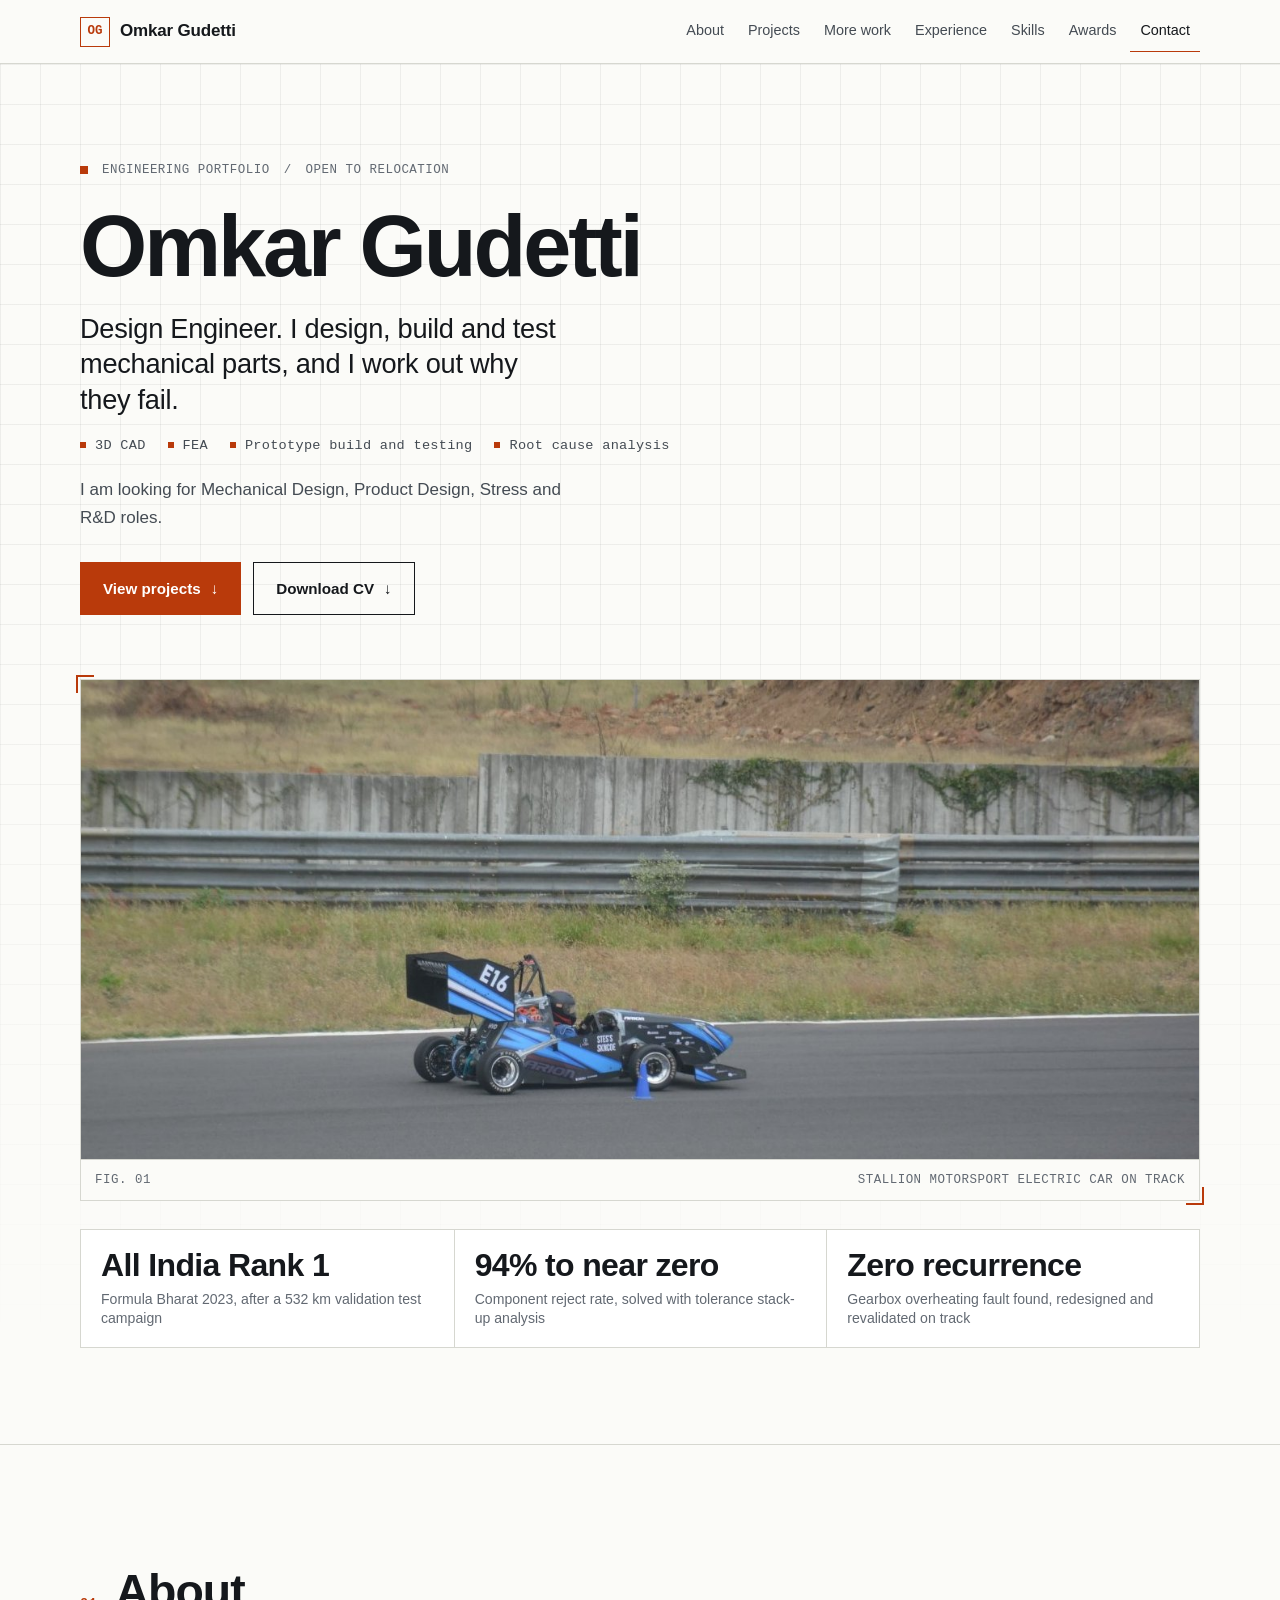
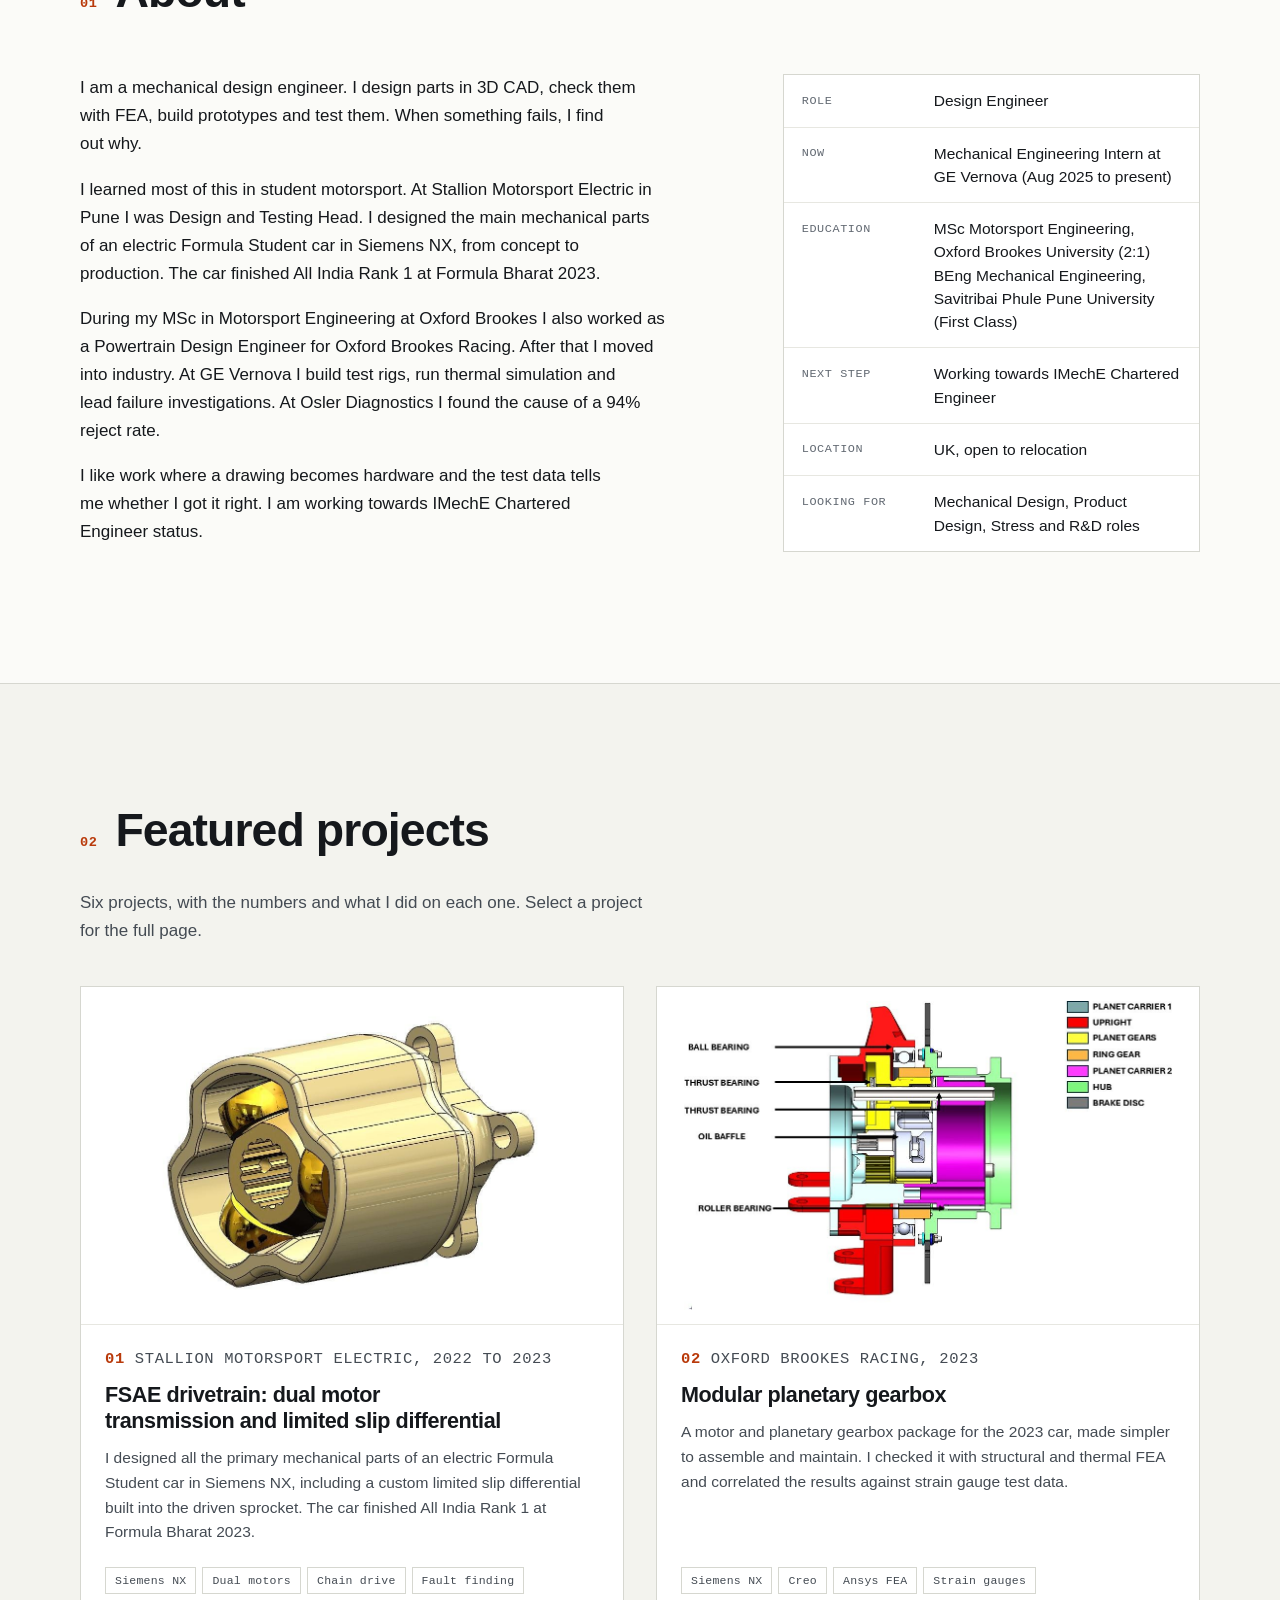
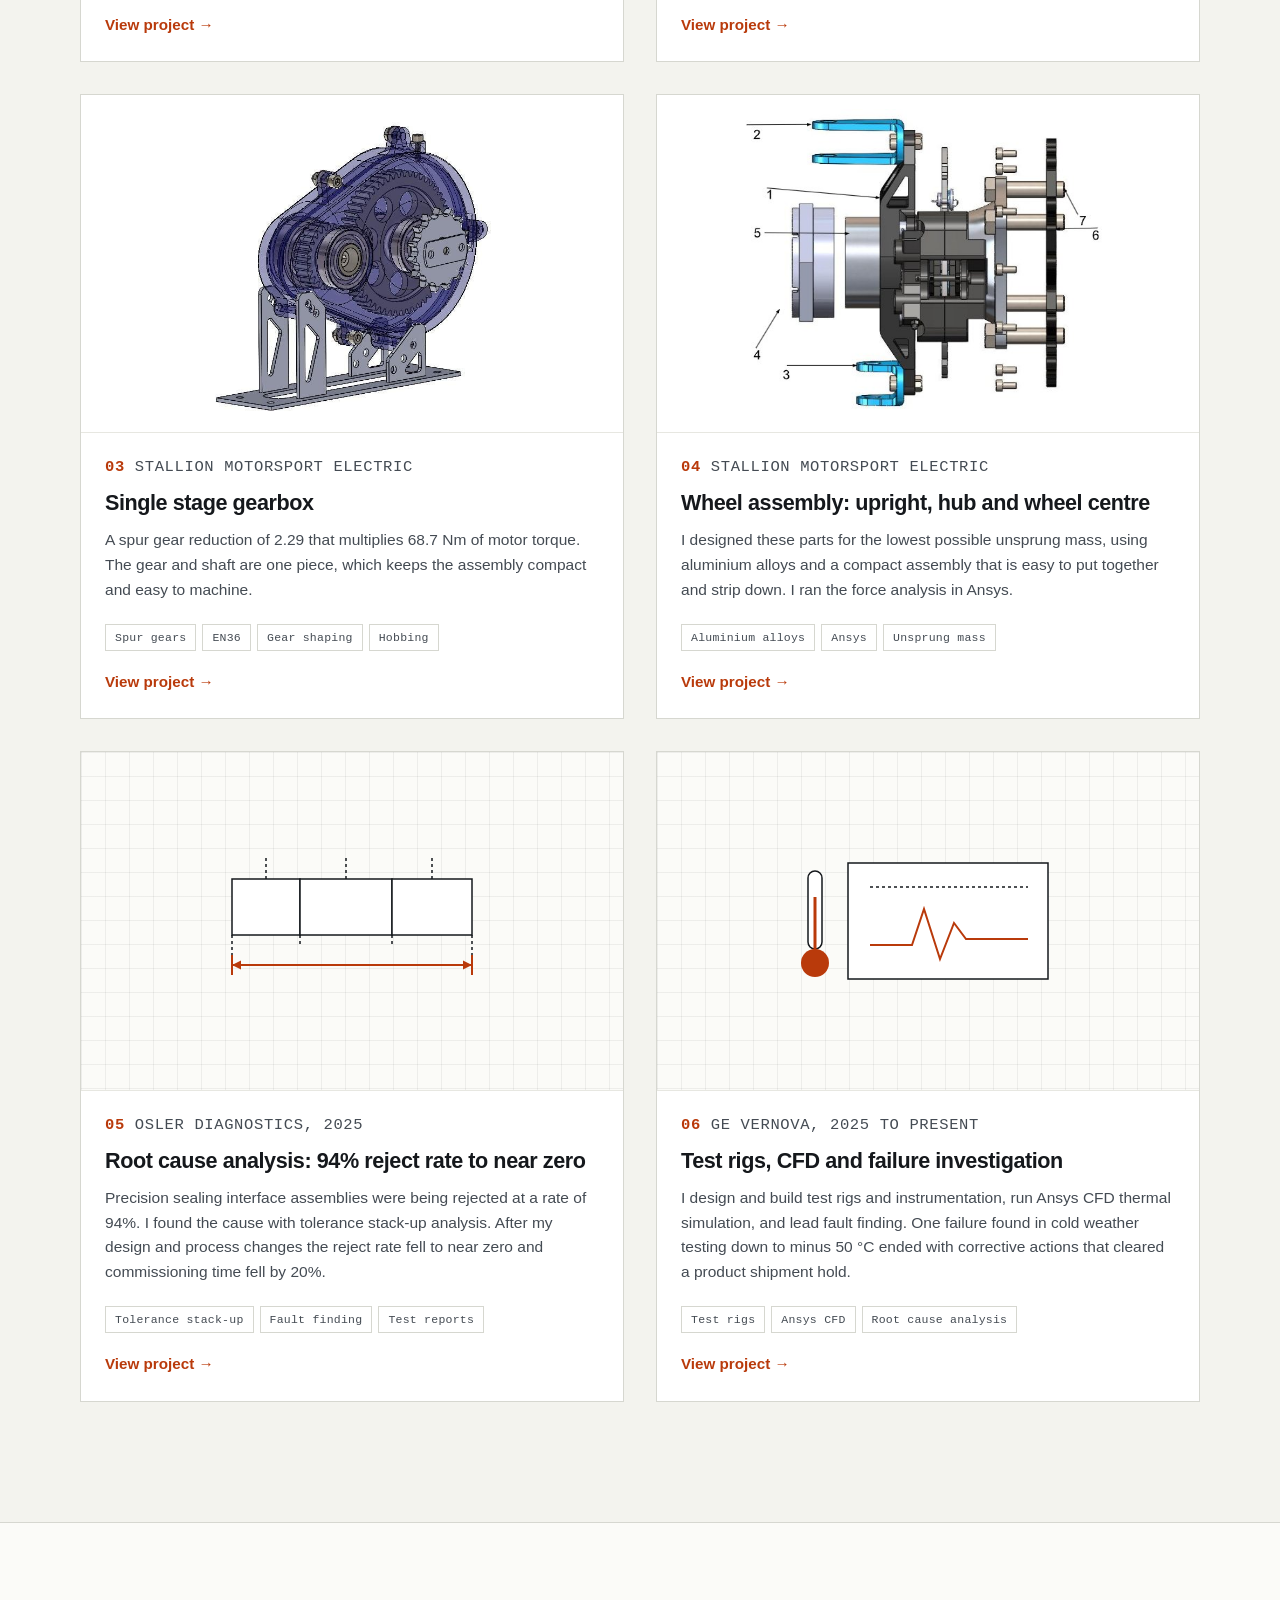
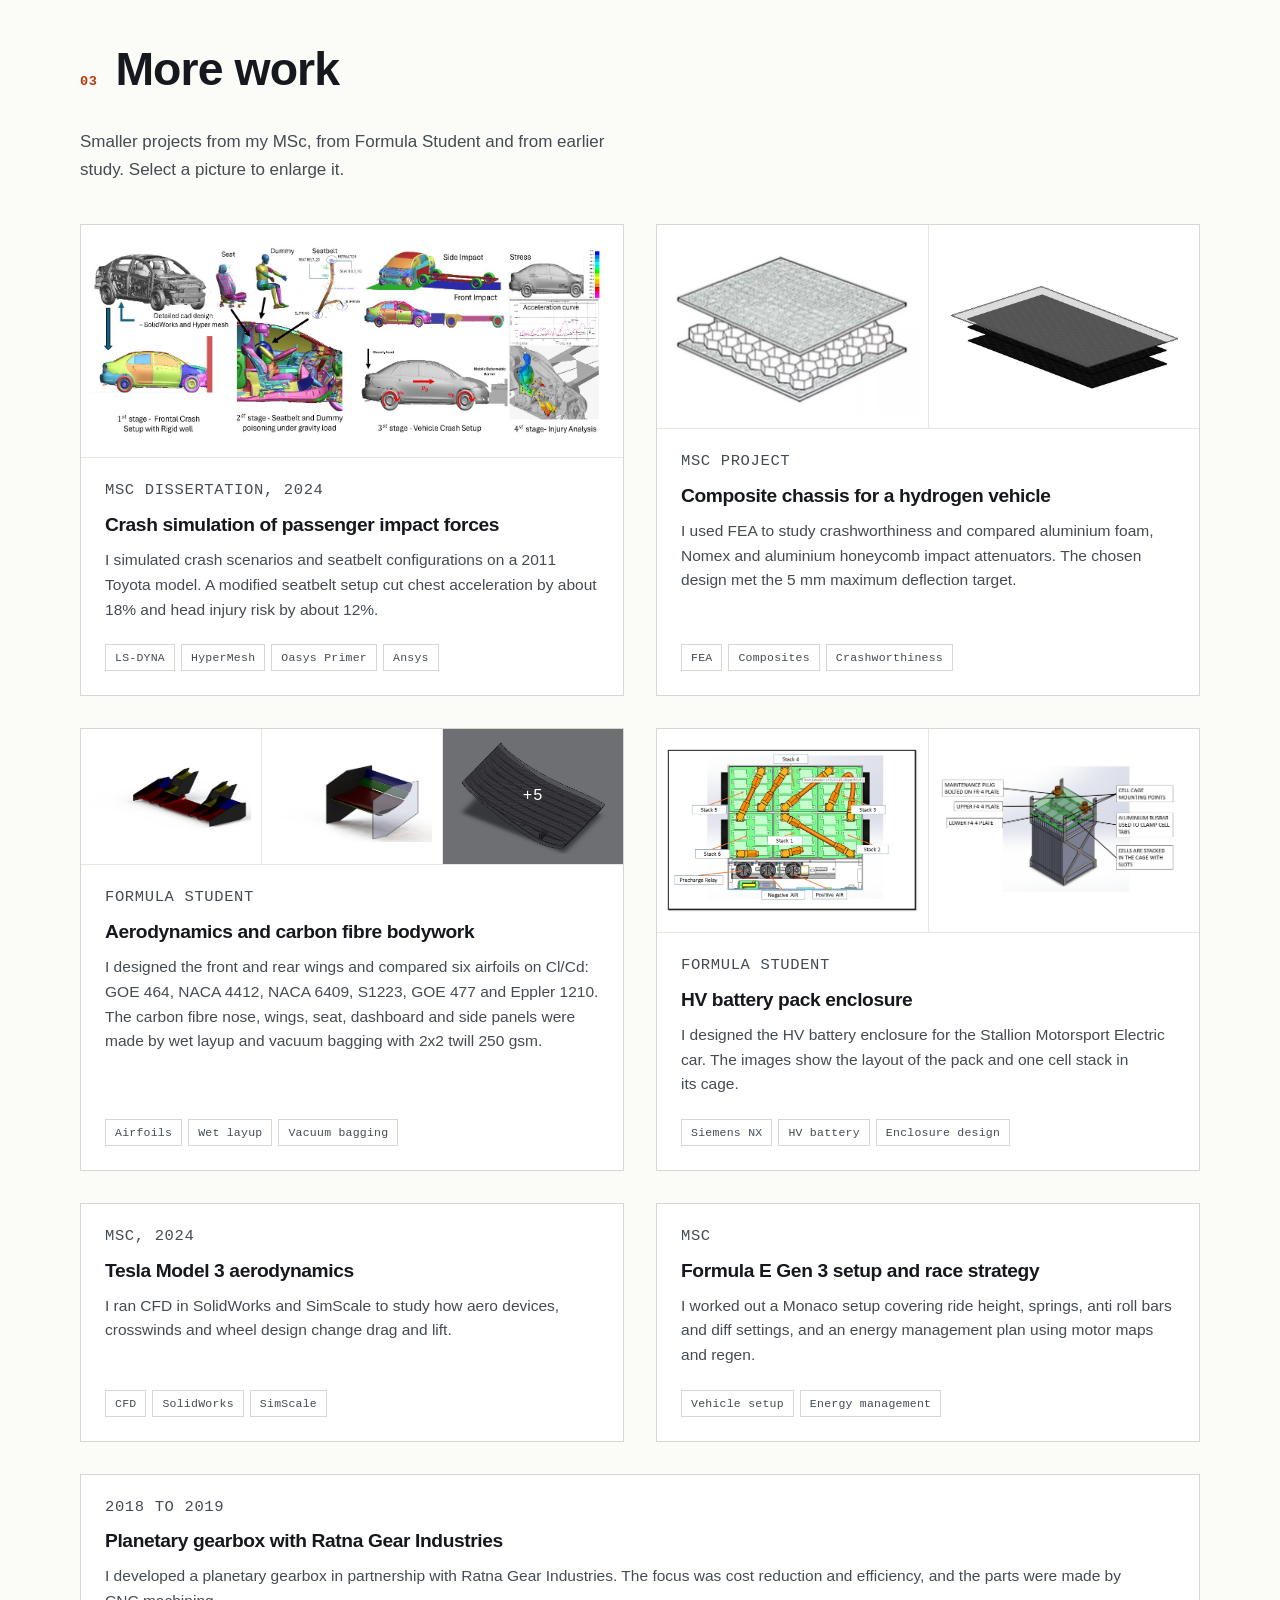
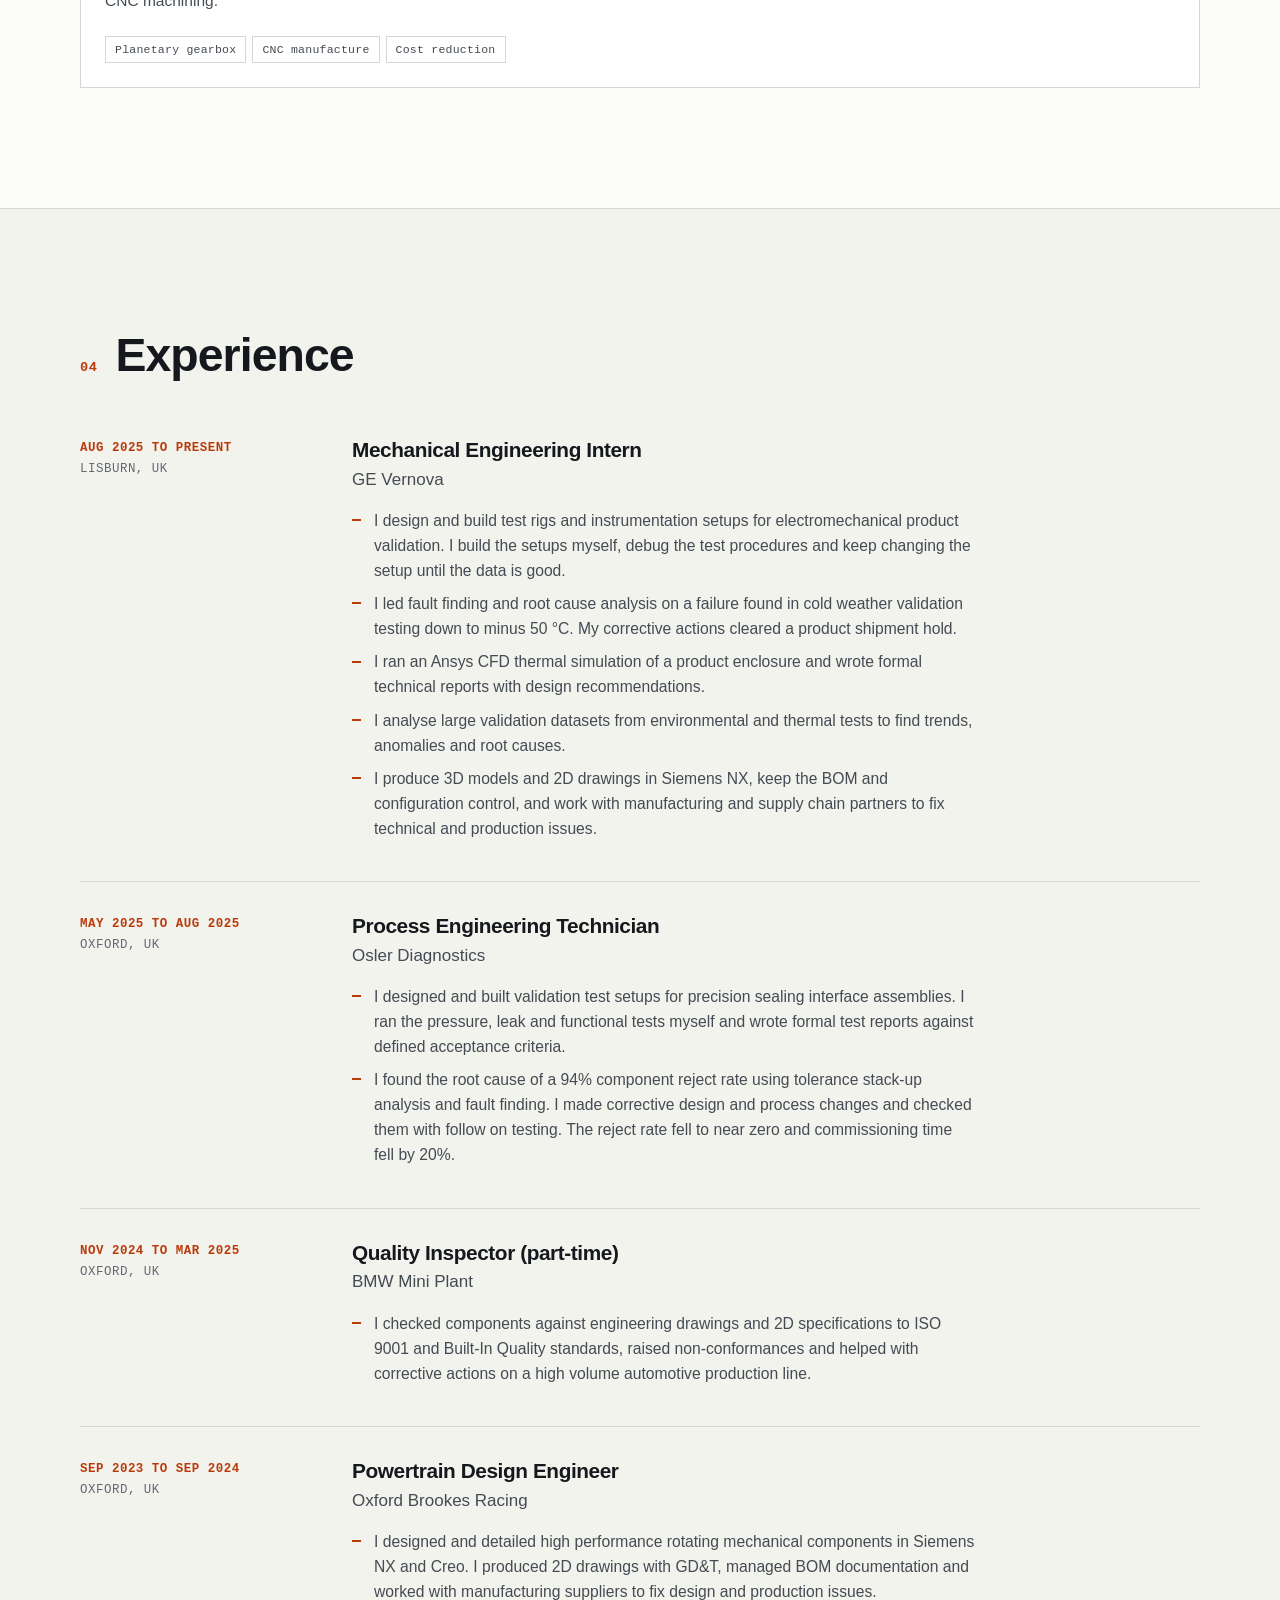
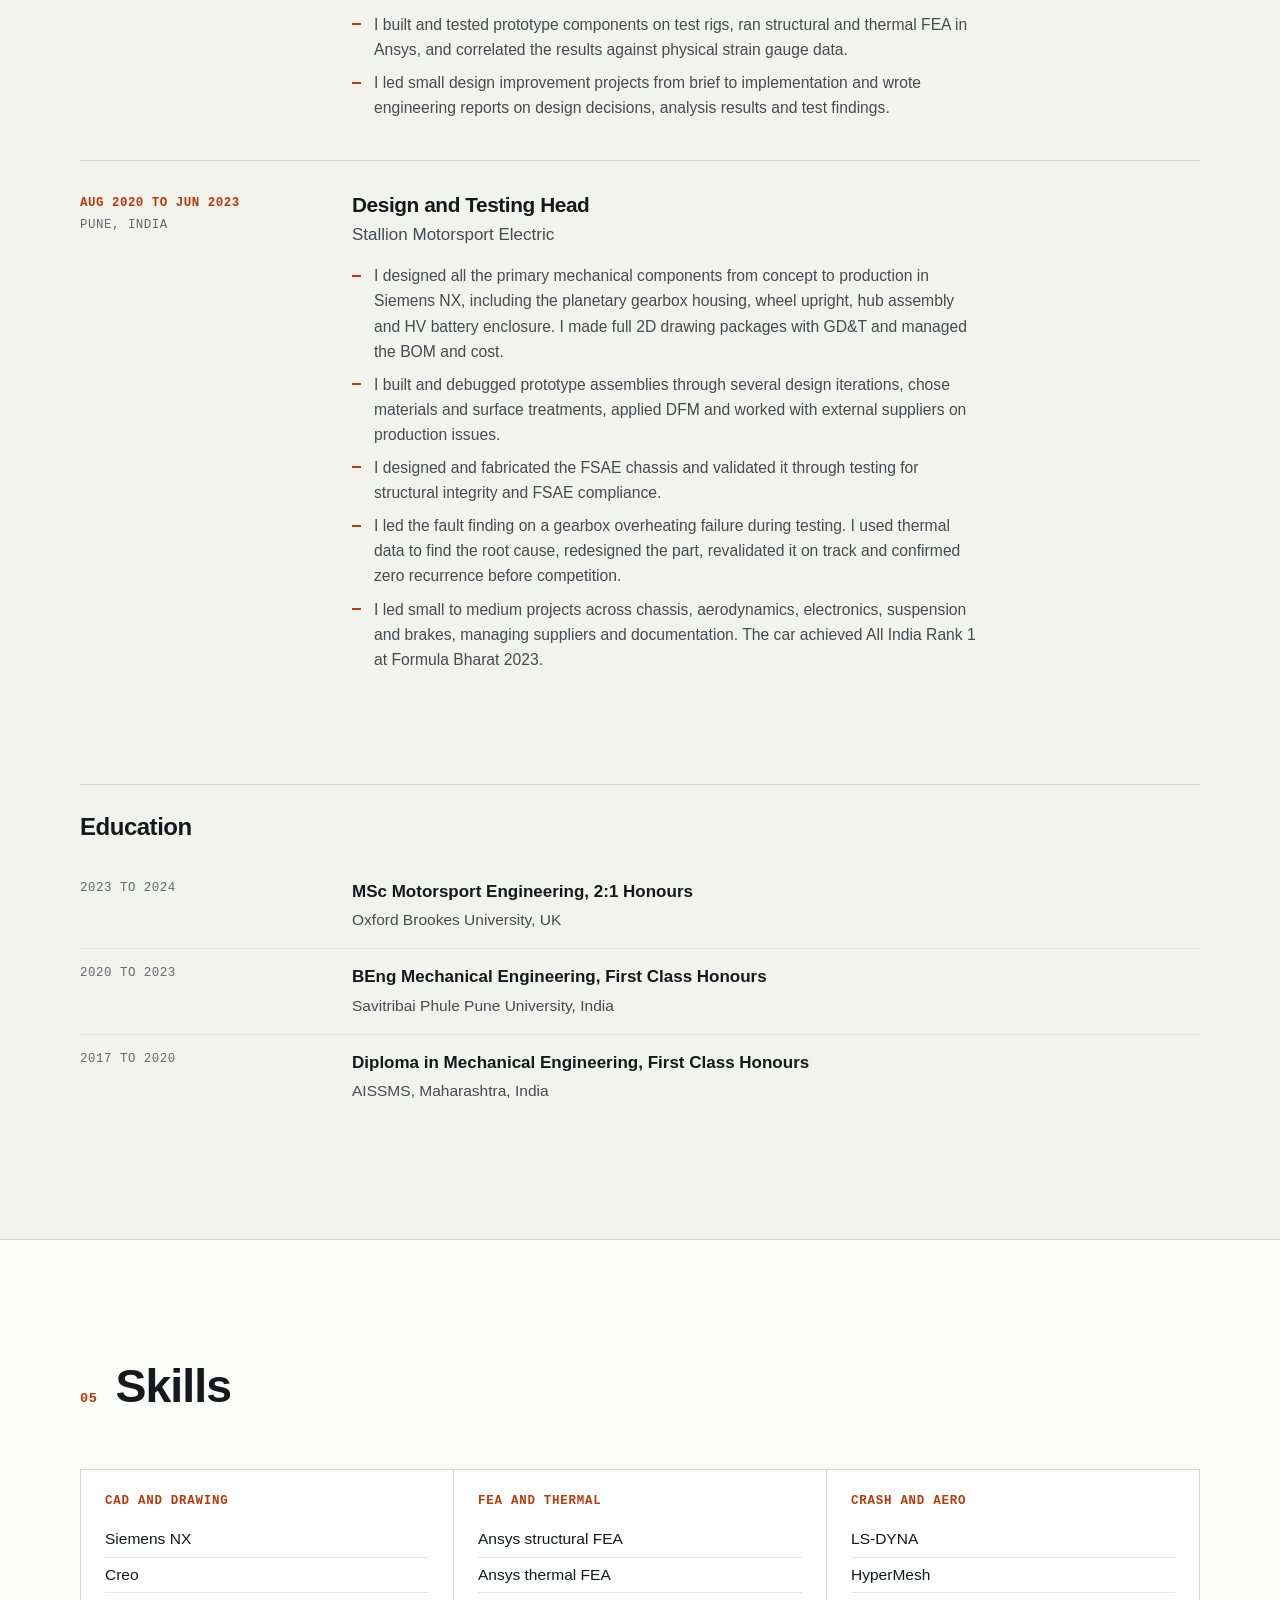
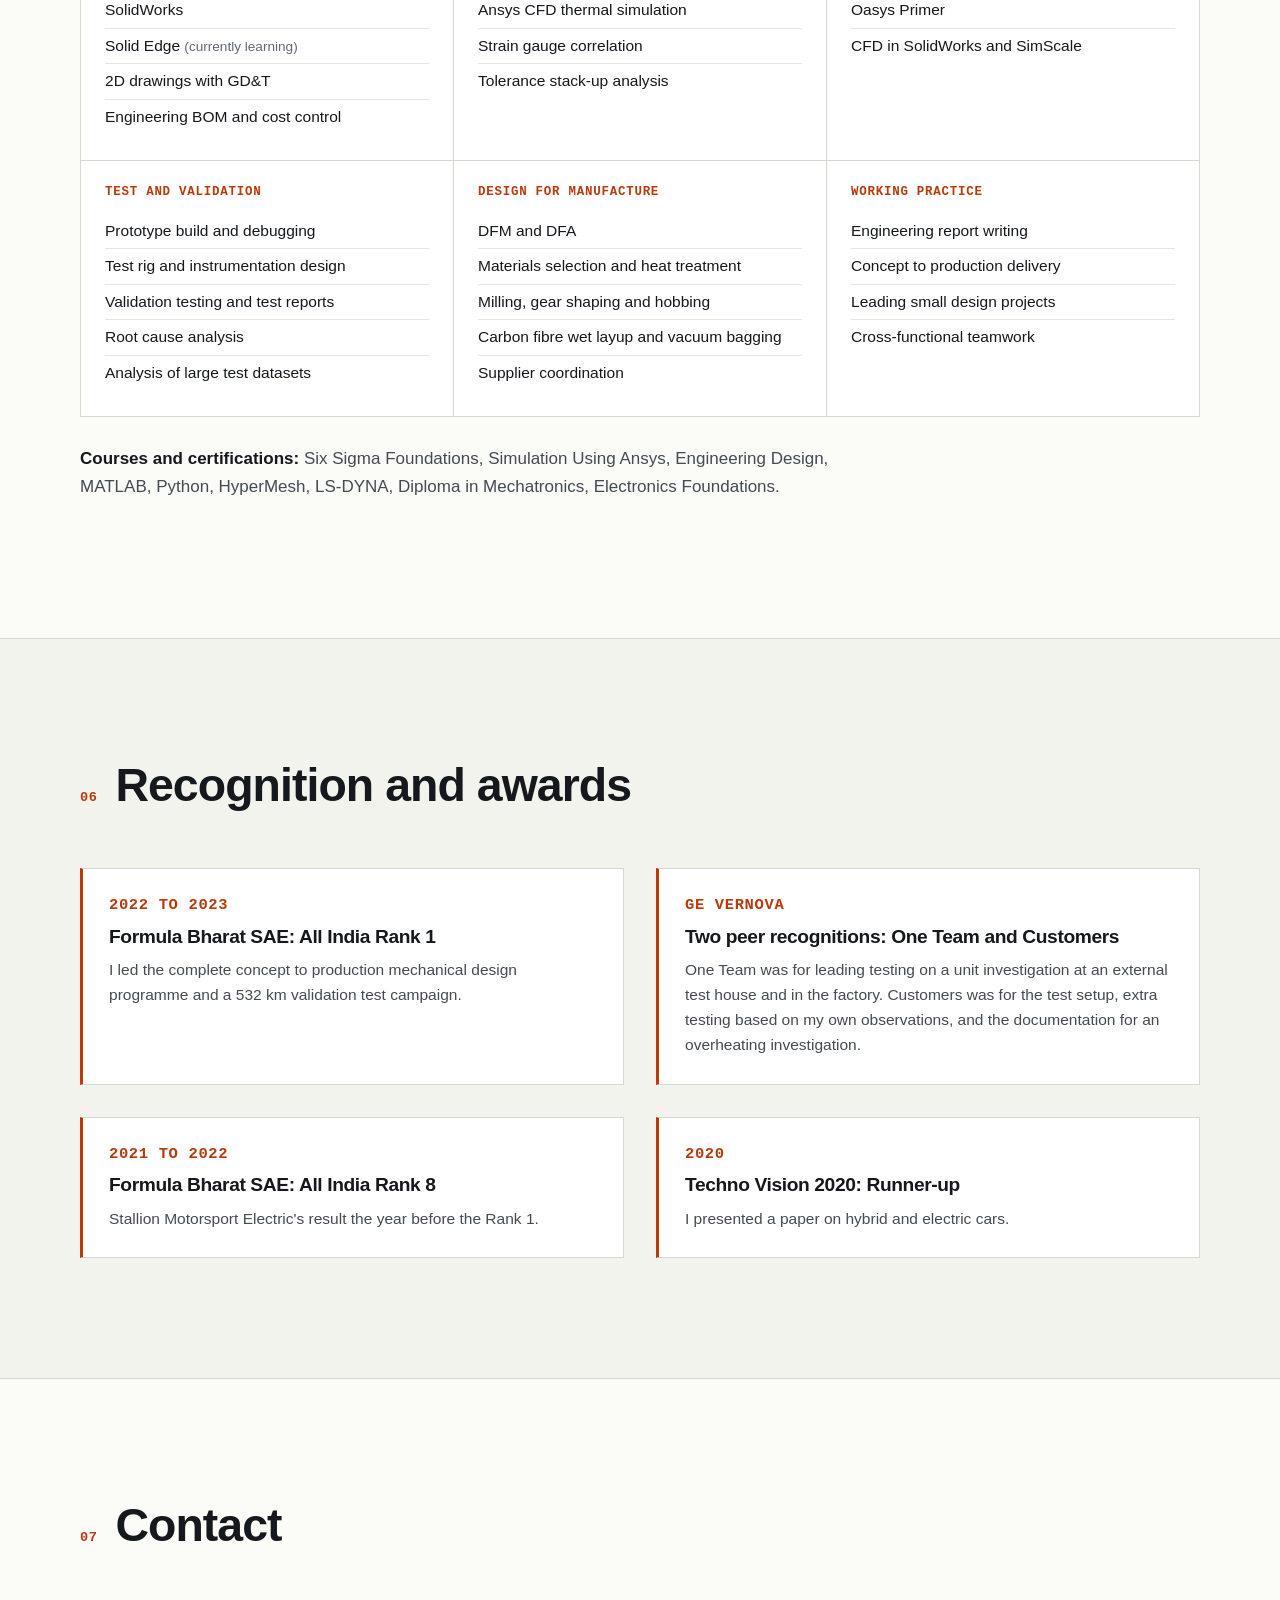
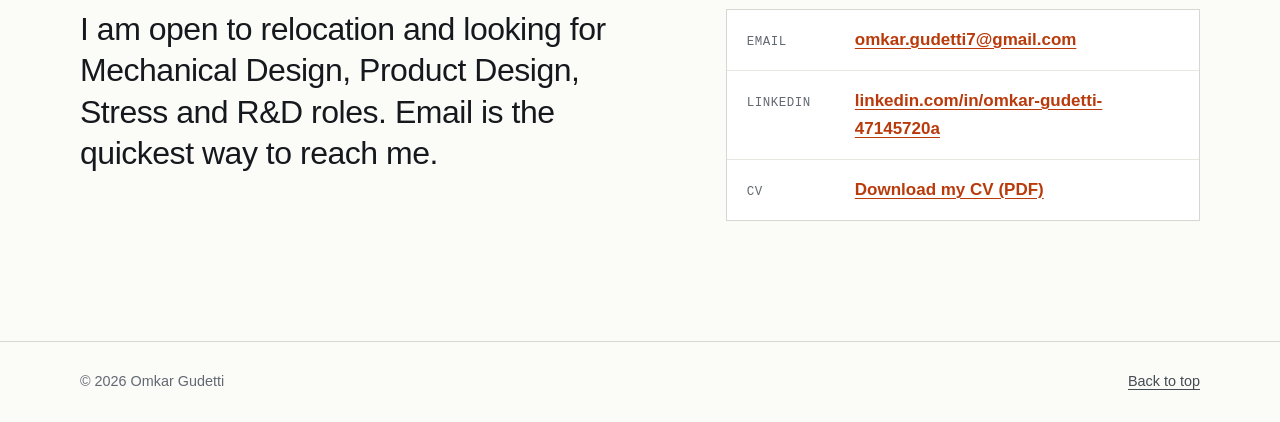
<file: index.html>
<!doctype html>
<html lang="en-GB">
<head>
  <meta charset="utf-8">
  <meta name="viewport" content="width=device-width, initial-scale=1">
  <title>Omkar Gudetti | Design Engineer: 3D CAD, FEA and Prototype Testing</title>
  <meta name="description" content="Portfolio of Omkar Gudetti, a design engineer. 3D CAD, FEA, prototype build and testing, and root cause analysis. Open to relocation.">
  <meta name="author" content="Omkar Gudetti">
  <link rel="canonical" href="https://omkargudetti.github.io/">
  <meta name="theme-color" content="#fbfbf8">

  <meta property="og:type" content="website">
  <meta property="og:site_name" content="Omkar Gudetti">
  <meta property="og:title" content="Omkar Gudetti | Design Engineer">
  <meta property="og:description" content="3D CAD, FEA, prototype build and testing, and root cause analysis. Drivetrain, gearbox and test rig projects. Open to relocation.">
  <meta property="og:url" content="https://omkargudetti.github.io/">
  <meta property="og:image" content="https://omkargudetti.github.io/images/og-preview.jpg">
  <meta property="og:image:width" content="1200">
  <meta property="og:image:height" content="630">
  <meta property="og:image:alt" content="A Formula Student electric car on track">
  <meta name="twitter:card" content="summary_large_image">
  <meta name="twitter:title" content="Omkar Gudetti | Design Engineer">
  <meta name="twitter:description" content="3D CAD, FEA, prototype build and testing, and root cause analysis. Open to relocation.">
  <meta name="twitter:image" content="https://omkargudetti.github.io/images/og-preview.jpg">

  <link rel="icon" href="favicon.svg" type="image/svg+xml">
  <link rel="preload" as="image" href="images/formula-student/fs-car-on-track.jpg" fetchpriority="high">
  <link rel="stylesheet" href="css/style.css">

  <script type="application/ld+json">
  {
    "@context": "https://schema.org",
    "@type": "Person",
    "name": "Omkar Gudetti",
    "jobTitle": "Design Engineer",
    "url": "https://omkargudetti.github.io/",
    "image": "https://omkargudetti.github.io/images/og-preview.jpg",
    "sameAs": ["https://www.linkedin.com/in/omkar-gudetti-47145720a"],
    "knowsAbout": ["3D CAD", "Finite element analysis", "Prototype build and testing", "Root cause analysis", "Gearbox design", "Siemens NX", "Creo", "Ansys"]
  }
  </script>
</head>
<body>
  <a class="skip-link" href="#main">Skip to content</a>

  <header class="site-header">
    <div class="wrap">
      <a class="brand" href="#top" aria-label="Omkar Gudetti, back to top">
        <span class="brand-mark" aria-hidden="true">OG</span>
        <span>Omkar Gudetti</span>
      </a>
      <button class="nav-toggle" type="button" aria-expanded="false" aria-controls="site-nav">Menu</button>
      <nav class="nav" id="site-nav" aria-label="Main">
        <a href="#about">About</a>
        <a href="#projects">Projects</a>
        <a href="#more-work">More work</a>
        <a href="#experience">Experience</a>
        <a href="#skills">Skills</a>
        <a href="#awards">Awards</a>
        <a href="#contact">Contact</a>
      </nav>
    </div>
  </header>

  <main id="main">
    <!-- HERO -->
    <section class="hero grid-bg" id="top">
      <div class="wrap">
        <p class="eyebrow mono"><span class="dot" aria-hidden="true"></span> Engineering portfolio <span aria-hidden="true">/</span> Open to relocation</p>
        <h1>Omkar Gudetti</h1>
        <p class="lead">Design Engineer. I design, build and test mechanical parts, and I work out why they fail.</p>
        <p class="skills-line"><span>3D CAD</span><span>FEA</span><span>Prototype build and testing</span><span>Root cause analysis</span></p>
        <p class="looking">I am looking for Mechanical Design, Product Design, Stress and R&amp;D roles.</p>
        <div class="btn-row">
          <a class="btn btn--primary" href="#projects">View projects <span aria-hidden="true">&darr;</span></a>
          <a class="btn" href="Omkar_Gudetti_Resume.pdf" download>Download CV <span aria-hidden="true">&darr;</span></a>
        </div>

        <figure class="frame hero-figure">
          <img src="images/formula-student/fs-car-on-track.jpg" width="1382" height="868" fetchpriority="high" decoding="async" alt="The Stallion Motorsport Electric Formula Student car driving on a race track">
          <figcaption class="fig-caption mono"><span>Fig. 01</span><span>Stallion Motorsport Electric car on track</span></figcaption>
        </figure>

        <div class="title-block">
          <div>
            <span class="big">All India Rank 1</span>
            <span class="small">Formula Bharat 2023, after a 532 km validation test campaign</span>
          </div>
          <div>
            <span class="big">94% to near zero</span>
            <span class="small">Component reject rate, solved with tolerance stack-up analysis</span>
          </div>
          <div>
            <span class="big">Zero recurrence</span>
            <span class="small">Gearbox overheating fault found, redesigned and revalidated on track</span>
          </div>
        </div>
      </div>
    </section>

    <!-- ABOUT -->
    <section class="section" id="about">
      <div class="wrap">
        <div class="section-head"><span class="num">01</span><h2>About</h2></div>
        <div class="about">
          <div>
            <p>I am a mechanical design engineer. I design parts in 3D CAD, check them with FEA, build prototypes and test them. When something fails, I find out why.</p>
            <p>I learned most of this in student motorsport. At Stallion Motorsport Electric in Pune I was Design and Testing Head. I designed the main mechanical parts of an electric Formula Student car in Siemens NX, from concept to production. The car finished All India Rank 1 at Formula Bharat 2023.</p>
            <p>During my MSc in Motorsport Engineering at Oxford Brookes I also worked as a Powertrain Design Engineer for Oxford Brookes Racing. After that I moved into industry. At GE Vernova I build test rigs, run thermal simulation and lead failure investigations. At Osler Diagnostics I found the cause of a 94% reject rate.</p>
            <p>I like work where a drawing becomes hardware and the test data tells me whether I got it right. I am working towards IMechE Chartered Engineer status.</p>
          </div>
          <dl class="facts">
            <div><dt>Role</dt><dd>Design Engineer</dd></div>
            <div><dt>Now</dt><dd>Mechanical Engineering Intern at GE Vernova (Aug 2025 to present)</dd></div>
            <div><dt>Education</dt><dd>MSc Motorsport Engineering, Oxford Brookes University (2:1)<br>BEng Mechanical Engineering, Savitribai Phule Pune University (First Class)</dd></div>
            <div><dt>Next step</dt><dd>Working towards IMechE Chartered Engineer</dd></div>
            <div><dt>Location</dt><dd>UK, open to relocation</dd></div>
            <div><dt>Looking for</dt><dd>Mechanical Design, Product Design, Stress and R&amp;D roles</dd></div>
          </dl>
        </div>
      </div>
    </section>

    <!-- FEATURED PROJECTS -->
    <section class="section section--alt" id="projects">
      <div class="wrap">
        <div class="section-head"><span class="num">02</span><h2>Featured projects</h2></div>
        <p class="section-intro">Six projects, with the numbers and what I did on each one. Select a project for the full page.</p>

        <div class="cards">
          <article class="card">
            <div class="card-media">
              <img src="images/limited-slip-differential/lsd-component-5.jpg" width="808" height="635" loading="lazy" decoding="async" alt="Cutaway of the limited slip differential housing showing the internal components">
            </div>
            <div class="card-body">
              <p class="card-meta mono"><span class="idx">01</span> Stallion Motorsport Electric, 2022 to 2023</p>
              <h3><a href="projects/fsae-drivetrain.html">FSAE drivetrain: dual motor transmission and limited slip differential</a></h3>
              <p>I designed all the primary mechanical parts of an electric Formula Student car in Siemens NX, including a custom limited slip differential built into the driven sprocket. The car finished All India Rank 1 at Formula Bharat 2023.</p>
              <ul class="tags"><li>Siemens NX</li><li>Dual motors</li><li>Chain drive</li><li>Fault finding</li></ul>
              <span class="card-cta">View project <span aria-hidden="true">&rarr;</span></span>
            </div>
          </article>

          <article class="card">
            <div class="card-media">
              <img src="images/planetary-gearbox/planetary-gearbox-section.jpg" width="983" height="625" loading="lazy" decoding="async" alt="Section view of a planetary gearbox with labelled bearings, planet gears, ring gear and brake disc">
            </div>
            <div class="card-body">
              <p class="card-meta mono"><span class="idx">02</span> Oxford Brookes Racing, 2023</p>
              <h3><a href="projects/planetary-gearbox.html">Modular planetary gearbox</a></h3>
              <p>A motor and planetary gearbox package for the 2023 car, made simpler to assemble and maintain. I checked it with structural and thermal FEA and correlated the results against strain gauge test data.</p>
              <ul class="tags"><li>Siemens NX</li><li>Creo</li><li>Ansys FEA</li><li>Strain gauges</li></ul>
              <span class="card-cta">View project <span aria-hidden="true">&rarr;</span></span>
            </div>
          </article>

          <article class="card">
            <div class="card-media">
              <img src="images/single-stage-gearbox/gearbox-assembly.jpg" width="701" height="573" loading="lazy" decoding="async" alt="Single stage gearbox assembly on its mounting frame with a transparent housing">
            </div>
            <div class="card-body">
              <p class="card-meta mono"><span class="idx">03</span> Stallion Motorsport Electric</p>
              <h3><a href="projects/single-stage-gearbox.html">Single stage gearbox</a></h3>
              <p>A spur gear reduction of 2.29 that multiplies 68.7 Nm of motor torque. The gear and shaft are one piece, which keeps the assembly compact and easy to machine.</p>
              <ul class="tags"><li>Spur gears</li><li>EN36</li><li>Gear shaping</li><li>Hobbing</li></ul>
              <span class="card-cta">View project <span aria-hidden="true">&rarr;</span></span>
            </div>
          </article>

          <article class="card">
            <div class="card-media">
              <img src="images/wheel-assembly/wheel-assembly-exploded.jpg" width="572" height="445" loading="lazy" decoding="async" alt="Exploded view of the wheel assembly with numbered parts">
            </div>
            <div class="card-body">
              <p class="card-meta mono"><span class="idx">04</span> Stallion Motorsport Electric</p>
              <h3><a href="projects/wheel-assembly.html">Wheel assembly: upright, hub and wheel centre</a></h3>
              <p>I designed these parts for the lowest possible unsprung mass, using aluminium alloys and a compact assembly that is easy to put together and strip down. I ran the force analysis in Ansys.</p>
              <ul class="tags"><li>Aluminium alloys</li><li>Ansys</li><li>Unsprung mass</li></ul>
              <span class="card-cta">View project <span aria-hidden="true">&rarr;</span></span>
            </div>
          </article>

          <article class="card">
            <div class="card-media card-media--icon">
              <svg viewBox="0 0 300 188" fill="none" stroke="#15181c" stroke-width="1.5" aria-hidden="true">
                <rect x="30" y="52" width="68" height="56" fill="#fff"/>
                <rect x="98" y="52" width="92" height="56" fill="#fff"/>
                <rect x="190" y="52" width="80" height="56" fill="#fff"/>
                <path d="M64 52V30M144 52V30M230 52V30" stroke-dasharray="3 3"/>
                <path d="M30 138H270M30 128V148M270 128V148" stroke="#b93a0b" stroke-width="2"/>
                <path d="M30 138l9-4.5v9zM270 138l-9-4.5v9z" fill="#b93a0b" stroke="none"/>
                <path d="M30 108V128M98 108V120M190 108V120M270 108V128" stroke-dasharray="3 3"/>
              </svg>
            </div>
            <div class="card-body">
              <p class="card-meta mono"><span class="idx">05</span> Osler Diagnostics, 2025</p>
              <h3><a href="projects/root-cause-analysis.html">Root cause analysis: 94% reject rate to near zero</a></h3>
              <p>Precision sealing interface assemblies were being rejected at a rate of 94%. I found the cause with tolerance stack-up analysis. After my design and process changes the reject rate fell to near zero and commissioning time fell by 20%.</p>
              <ul class="tags"><li>Tolerance stack-up</li><li>Fault finding</li><li>Test reports</li></ul>
              <span class="card-cta">View project <span aria-hidden="true">&rarr;</span></span>
            </div>
          </article>

          <article class="card">
            <div class="card-media card-media--icon">
              <svg viewBox="0 0 300 188" fill="none" stroke="#15181c" stroke-width="1.5" aria-hidden="true">
                <rect x="70" y="36" width="200" height="116" fill="#fff"/>
                <path d="M92 118H134L146 82L162 132L176 96L188 112H250" stroke="#b93a0b" stroke-width="2"/>
                <path d="M92 60H250" stroke-dasharray="3 3"/>
                <rect x="30" y="44" width="14" height="78" rx="7" fill="#fff"/>
                <circle cx="37" cy="136" r="14" fill="#b93a0b" stroke="none"/>
                <path d="M37 126V70" stroke="#b93a0b" stroke-width="3"/>
              </svg>
            </div>
            <div class="card-body">
              <p class="card-meta mono"><span class="idx">06</span> GE Vernova, 2025 to present</p>
              <h3><a href="projects/ge-vernova.html">Test rigs, CFD and failure investigation</a></h3>
              <p>I design and build test rigs and instrumentation, run Ansys CFD thermal simulation, and lead fault finding. One failure found in cold weather testing down to minus 50 &deg;C ended with corrective actions that cleared a product shipment hold.</p>
              <ul class="tags"><li>Test rigs</li><li>Ansys CFD</li><li>Root cause analysis</li></ul>
              <span class="card-cta">View project <span aria-hidden="true">&rarr;</span></span>
            </div>
          </article>
        </div>
      </div>
    </section>

    <!-- MORE WORK -->
    <section class="section" id="more-work">
      <div class="wrap">
        <div class="section-head"><span class="num">03</span><h2>More work</h2></div>
        <p class="section-intro">Smaller projects from my MSc, from Formula Student and from earlier study. Select a picture to enlarge it.</p>

        <div class="cards">
          <article class="card card--more">
            <div class="thumbs thumbs--1">
              <a href="images/crash-simulation-dissertation/crash-simulation-stages.jpg" data-gallery="crash" data-caption="Stages of the crash simulation" data-alt="Four stages of the crash simulation, from the frontal crash setup to injury analysis"><img src="images/crash-simulation-dissertation/crash-simulation-stages.jpg" width="1382" height="517" loading="lazy" decoding="async" alt="Four stages of the crash simulation, from the frontal crash setup to injury analysis"></a>
            </div>
            <div class="card-body">
              <p class="card-meta mono">MSc dissertation, 2024</p>
              <h3>Crash simulation of passenger impact forces</h3>
              <p>I simulated crash scenarios and seatbelt configurations on a 2011 Toyota model. A modified seatbelt setup cut chest acceleration by about 18% and head injury risk by about 12%.</p>
              <ul class="tags"><li>LS-DYNA</li><li>HyperMesh</li><li>Oasys Primer</li><li>Ansys</li></ul>
            </div>
          </article>

          <article class="card card--more">
            <div class="thumbs thumbs--2">
              <a href="images/composites/honeycomb-sandwich-panel.jpg" data-gallery="chassis" data-caption="Honeycomb sandwich panel" data-alt="Exploded view of a honeycomb sandwich panel"><img src="images/composites/honeycomb-sandwich-panel.jpg" width="503" height="352" loading="lazy" decoding="async" alt="Exploded view of a honeycomb sandwich panel"></a>
              <a href="images/composites/carbon-fibre-panel.jpg" data-gallery="chassis" data-caption="Carbon fibre panel layers" data-alt="Layers of a carbon fibre panel"><img src="images/composites/carbon-fibre-panel.jpg" width="751" height="442" loading="lazy" decoding="async" alt="Layers of a carbon fibre panel"></a>
            </div>
            <div class="card-body">
              <p class="card-meta mono">MSc project</p>
              <h3>Composite chassis for a hydrogen vehicle</h3>
              <p>I used FEA to study crashworthiness and compared aluminium foam, Nomex and aluminium honeycomb impact attenuators. The chosen design met the 5 mm maximum deflection target.</p>
              <ul class="tags"><li>FEA</li><li>Composites</li><li>Crashworthiness</li></ul>
            </div>
          </article>

          <article class="card card--more">
            <div class="thumbs">
              <a href="images/aerodynamics/front-wing.jpg" data-gallery="aero" data-caption="Front wing" data-alt="Front wing model with red, blue and yellow surfaces"><img src="images/aerodynamics/front-wing.jpg" width="792" height="446" loading="lazy" decoding="async" alt="Front wing model with red, blue and yellow surfaces"></a>
              <a href="images/aerodynamics/rear-wing.jpg" data-gallery="aero" data-caption="Rear wing" data-alt="Rear wing model with end plates"><img src="images/aerodynamics/rear-wing.jpg" width="1600" height="900" loading="lazy" decoding="async" alt="Rear wing model with end plates"></a>
              <a href="images/composites/composite-layup.jpg" data-gallery="aero" data-caption="Composite layup of a body panel" data-alt="Composite layup of a curved body panel"><img src="images/composites/composite-layup.jpg" width="623" height="447" loading="lazy" decoding="async" alt="Composite layup of a curved body panel"><span class="more-count" aria-hidden="true">+5</span></a>
              <a class="is-hidden" href="images/composites/composite-part.jpg" data-gallery="aero" data-caption="Finished composite wing part" data-alt="Composite wing part"></a>
              <a class="is-hidden" href="images/formula-student/fs-car-render.jpg" data-gallery="aero" data-caption="Formula Student car render" data-alt="Render of the Formula Student car with wings"></a>
              <a class="is-hidden" href="images/aerodynamics/airfoil-table-1.jpg" data-gallery="aero" data-caption="Airfoil comparison, table 1" data-alt="Table comparing S1223, GOE 477 and Eppler 1210 airfoils"></a>
              <a class="is-hidden" href="images/aerodynamics/airfoil-table-2.jpg" data-gallery="aero" data-caption="Airfoil comparison, table 2" data-alt="Table comparing GOE 464, NACA 4412 and NACA 6409 airfoils"></a>
              <a class="is-hidden" href="images/aerodynamics/airfoil-table-3.jpg" data-gallery="aero" data-caption="Airfoil comparison, table 3" data-alt="Table comparing NACA 6409, NACA 4412 and GOE 464 airfoils"></a>
            </div>
            <div class="card-body">
              <p class="card-meta mono">Formula Student</p>
              <h3>Aerodynamics and carbon fibre bodywork</h3>
              <p>I designed the front and rear wings and compared six airfoils on Cl/Cd: GOE 464, NACA 4412, NACA 6409, S1223, GOE 477 and Eppler 1210. The carbon fibre nose, wings, seat, dashboard and side panels were made by wet layup and vacuum bagging with 2x2 twill 250 gsm.</p>
              <ul class="tags"><li>Airfoils</li><li>Wet layup</li><li>Vacuum bagging</li></ul>
            </div>
          </article>

          <article class="card card--more">
            <div class="thumbs thumbs--2">
              <a href="images/battery-pack/battery-pack-layout.jpg" data-gallery="battery" data-caption="Battery pack layout" data-alt="Battery pack layout showing six cell stacks, a precharge relay and the positive and negative air contactors"><img src="images/battery-pack/battery-pack-layout.jpg" width="1460" height="950" loading="lazy" decoding="async" alt="Battery pack layout showing six cell stacks, a precharge relay and the positive and negative air contactors"></a>
              <a href="images/battery-pack/battery-cell-stack.jpg" data-gallery="battery" data-caption="Battery cell stack" data-alt="Cell stack in its cage with labelled busbar, plates and maintenance plug"><img src="images/battery-pack/battery-cell-stack.jpg" width="1096" height="598" loading="lazy" decoding="async" alt="Cell stack in its cage with labelled busbar, plates and maintenance plug"></a>
            </div>
            <div class="card-body">
              <p class="card-meta mono">Formula Student</p>
              <h3>HV battery pack enclosure</h3>
              <p>I designed the HV battery enclosure for the Stallion Motorsport Electric car. The images show the layout of the pack and one cell stack in its cage.</p>
              <ul class="tags"><li>Siemens NX</li><li>HV battery</li><li>Enclosure design</li></ul>
            </div>
          </article>

          <article class="card card--more">
            <div class="card-body">
              <p class="card-meta mono">MSc, 2024</p>
              <h3>Tesla Model 3 aerodynamics</h3>
              <p>I ran CFD in SolidWorks and SimScale to study how aero devices, crosswinds and wheel design change drag and lift.</p>
              <ul class="tags"><li>CFD</li><li>SolidWorks</li><li>SimScale</li></ul>
            </div>
          </article>

          <article class="card card--more">
            <div class="card-body">
              <p class="card-meta mono">MSc</p>
              <h3>Formula E Gen 3 setup and race strategy</h3>
              <p>I worked out a Monaco setup covering ride height, springs, anti roll bars and diff settings, and an energy management plan using motor maps and regen.</p>
              <ul class="tags"><li>Vehicle setup</li><li>Energy management</li></ul>
            </div>
          </article>

          <article class="card card--more card--wide">
            <div class="card-body">
              <p class="card-meta mono">2018 to 2019</p>
              <h3>Planetary gearbox with Ratna Gear Industries</h3>
              <p>I developed a planetary gearbox in partnership with Ratna Gear Industries. The focus was cost reduction and efficiency, and the parts were made by CNC machining.</p>
              <ul class="tags"><li>Planetary gearbox</li><li>CNC manufacture</li><li>Cost reduction</li></ul>
            </div>
          </article>
        </div>
      </div>
    </section>

    <!-- EXPERIENCE -->
    <section class="section section--alt" id="experience">
      <div class="wrap">
        <div class="section-head"><span class="num">04</span><h2>Experience</h2></div>

        <ul class="timeline">
          <li>
            <div class="when mono"><strong>Aug 2025 to present</strong>Lisburn, UK</div>
            <div>
              <h3>Mechanical Engineering Intern</h3>
              <p class="org">GE Vernova</p>
              <ul class="points">
                <li>I design and build test rigs and instrumentation setups for electromechanical product validation. I build the setups myself, debug the test procedures and keep changing the setup until the data is good.</li>
                <li>I led fault finding and root cause analysis on a failure found in cold weather validation testing down to minus 50 &deg;C. My corrective actions cleared a product shipment hold.</li>
                <li>I ran an Ansys CFD thermal simulation of a product enclosure and wrote formal technical reports with design recommendations.</li>
                <li>I analyse large validation datasets from environmental and thermal tests to find trends, anomalies and root causes.</li>
                <li>I produce 3D models and 2D drawings in Siemens NX, keep the BOM and configuration control, and work with manufacturing and supply chain partners to fix technical and production issues.</li>
              </ul>
            </div>
          </li>
          <li>
            <div class="when mono"><strong>May 2025 to Aug 2025</strong>Oxford, UK</div>
            <div>
              <h3>Process Engineering Technician</h3>
              <p class="org">Osler Diagnostics</p>
              <ul class="points">
                <li>I designed and built validation test setups for precision sealing interface assemblies. I ran the pressure, leak and functional tests myself and wrote formal test reports against defined acceptance criteria.</li>
                <li>I found the root cause of a 94% component reject rate using tolerance stack-up analysis and fault finding. I made corrective design and process changes and checked them with follow on testing. The reject rate fell to near zero and commissioning time fell by 20%.</li>
              </ul>
            </div>
          </li>
          <li>
            <div class="when mono"><strong>Nov 2024 to Mar 2025</strong>Oxford, UK</div>
            <div>
              <h3>Quality Inspector (part-time)</h3>
              <p class="org">BMW Mini Plant</p>
              <ul class="points">
                <li>I checked components against engineering drawings and 2D specifications to ISO 9001 and Built-In Quality standards, raised non-conformances and helped with corrective actions on a high volume automotive production line.</li>
              </ul>
            </div>
          </li>
          <li>
            <div class="when mono"><strong>Sep 2023 to Sep 2024</strong>Oxford, UK</div>
            <div>
              <h3>Powertrain Design Engineer</h3>
              <p class="org">Oxford Brookes Racing</p>
              <ul class="points">
                <li>I designed and detailed high performance rotating mechanical components in Siemens NX and Creo. I produced 2D drawings with GD&amp;T, managed BOM documentation and worked with manufacturing suppliers to fix design and production issues.</li>
                <li>I built and tested prototype components on test rigs, ran structural and thermal FEA in Ansys, and correlated the results against physical strain gauge data.</li>
                <li>I led small design improvement projects from brief to implementation and wrote engineering reports on design decisions, analysis results and test findings.</li>
              </ul>
            </div>
          </li>
          <li>
            <div class="when mono"><strong>Aug 2020 to Jun 2023</strong>Pune, India</div>
            <div>
              <h3>Design and Testing Head</h3>
              <p class="org">Stallion Motorsport Electric</p>
              <ul class="points">
                <li>I designed all the primary mechanical components from concept to production in Siemens NX, including the planetary gearbox housing, wheel upright, hub assembly and HV battery enclosure. I made full 2D drawing packages with GD&amp;T and managed the BOM and cost.</li>
                <li>I built and debugged prototype assemblies through several design iterations, chose materials and surface treatments, applied DFM and worked with external suppliers on production issues.</li>
                <li>I designed and fabricated the FSAE chassis and validated it through testing for structural integrity and FSAE compliance.</li>
                <li>I led the fault finding on a gearbox overheating failure during testing. I used thermal data to find the root cause, redesigned the part, revalidated it on track and confirmed zero recurrence before competition.</li>
                <li>I led small to medium projects across chassis, aerodynamics, electronics, suspension and brakes, managing suppliers and documentation. The car achieved All India Rank 1 at Formula Bharat 2023.</li>
              </ul>
            </div>
          </li>
        </ul>

        <h3 class="subhead">Education</h3>
        <ul class="edu">
          <li>
            <div class="when mono">2023 to 2024</div>
            <div><strong>MSc Motorsport Engineering, 2:1 Honours</strong><span>Oxford Brookes University, UK</span></div>
          </li>
          <li>
            <div class="when mono">2020 to 2023</div>
            <div><strong>BEng Mechanical Engineering, First Class Honours</strong><span>Savitribai Phule Pune University, India</span></div>
          </li>
          <li>
            <div class="when mono">2017 to 2020</div>
            <div><strong>Diploma in Mechanical Engineering, First Class Honours</strong><span>AISSMS, Maharashtra, India</span></div>
          </li>
        </ul>
      </div>
    </section>

    <!-- SKILLS -->
    <section class="section" id="skills">
      <div class="wrap">
        <div class="section-head"><span class="num">05</span><h2>Skills</h2></div>

        <div class="skill-grid">
          <div class="skill-group">
            <h3>CAD and drawing</h3>
            <ul>
              <li>Siemens NX</li>
              <li>Creo</li>
              <li>SolidWorks</li>
              <li>Solid Edge <small>(currently learning)</small></li>
              <li>2D drawings with GD&amp;T</li>
              <li>Engineering BOM and cost control</li>
            </ul>
          </div>
          <div class="skill-group">
            <h3>FEA and thermal</h3>
            <ul>
              <li>Ansys structural FEA</li>
              <li>Ansys thermal FEA</li>
              <li>Ansys CFD thermal simulation</li>
              <li>Strain gauge correlation</li>
              <li>Tolerance stack-up analysis</li>
            </ul>
          </div>
          <div class="skill-group">
            <h3>Crash and aero</h3>
            <ul>
              <li>LS-DYNA</li>
              <li>HyperMesh</li>
              <li>Oasys Primer</li>
              <li>CFD in SolidWorks and SimScale</li>
            </ul>
          </div>
          <div class="skill-group">
            <h3>Test and validation</h3>
            <ul>
              <li>Prototype build and debugging</li>
              <li>Test rig and instrumentation design</li>
              <li>Validation testing and test reports</li>
              <li>Root cause analysis</li>
              <li>Analysis of large test datasets</li>
            </ul>
          </div>
          <div class="skill-group">
            <h3>Design for manufacture</h3>
            <ul>
              <li>DFM and DFA</li>
              <li>Materials selection and heat treatment</li>
              <li>Milling, gear shaping and hobbing</li>
              <li>Carbon fibre wet layup and vacuum bagging</li>
              <li>Supplier coordination</li>
            </ul>
          </div>
          <div class="skill-group">
            <h3>Working practice</h3>
            <ul>
              <li>Engineering report writing</li>
              <li>Concept to production delivery</li>
              <li>Leading small design projects</li>
              <li>Cross-functional teamwork</li>
            </ul>
          </div>
        </div>

        <p class="certs"><strong>Courses and certifications:</strong> Six Sigma Foundations, Simulation Using Ansys, Engineering Design, MATLAB, Python, HyperMesh, LS-DYNA, Diploma in Mechatronics, Electronics Foundations.</p>
      </div>
    </section>

    <!-- AWARDS -->
    <section class="section section--alt" id="awards">
      <div class="wrap">
        <div class="section-head"><span class="num">06</span><h2>Recognition and awards</h2></div>

        <div class="awards">
          <article class="award">
            <p class="year mono">2022 to 2023</p>
            <h3>Formula Bharat SAE: All India Rank 1</h3>
            <p>I led the complete concept to production mechanical design programme and a 532 km validation test campaign.</p>
          </article>
          <article class="award">
            <p class="year mono">GE Vernova</p>
            <h3>Two peer recognitions: One Team and Customers</h3>
            <p>One Team was for leading testing on a unit investigation at an external test house and in the factory. Customers was for the test setup, extra testing based on my own observations, and the documentation for an overheating investigation.</p>
          </article>
          <article class="award">
            <p class="year mono">2021 to 2022</p>
            <h3>Formula Bharat SAE: All India Rank 8</h3>
            <p>Stallion Motorsport Electric's result the year before the Rank 1.</p>
          </article>
          <article class="award">
            <p class="year mono">2020</p>
            <h3>Techno Vision 2020: Runner-up</h3>
            <p>I presented a paper on hybrid and electric cars.</p>
          </article>
        </div>
      </div>
    </section>

    <!-- CONTACT -->
    <section class="section" id="contact">
      <div class="wrap">
        <div class="section-head"><span class="num">07</span><h2>Contact</h2></div>
        <div class="contact">
          <p class="contact-lead">I am open to relocation and looking for Mechanical Design, Product Design, Stress and R&amp;D roles. Email is the quickest way to reach me.</p>
          <ul class="contact-list">
            <li><span class="label mono">Email</span><a href="mailto:omkar.gudetti7@gmail.com">omkar.gudetti7@gmail.com</a></li>
            <li><span class="label mono">LinkedIn</span><a href="https://www.linkedin.com/in/omkar-gudetti-47145720a" rel="me noopener" target="_blank">linkedin.com/in/omkar-gudetti-47145720a</a></li>
            <li><span class="label mono">CV</span><a href="Omkar_Gudetti_Resume.pdf" download>Download my CV (PDF)</a></li>
          </ul>
        </div>
      </div>
    </section>
  </main>

  <footer class="site-footer">
    <div class="wrap">
      <span>&copy; 2026 Omkar Gudetti</span>
      <a href="#top">Back to top</a>
    </div>
  </footer>

  <script src="js/main.js" defer></script>
</body>
</html>
</file>
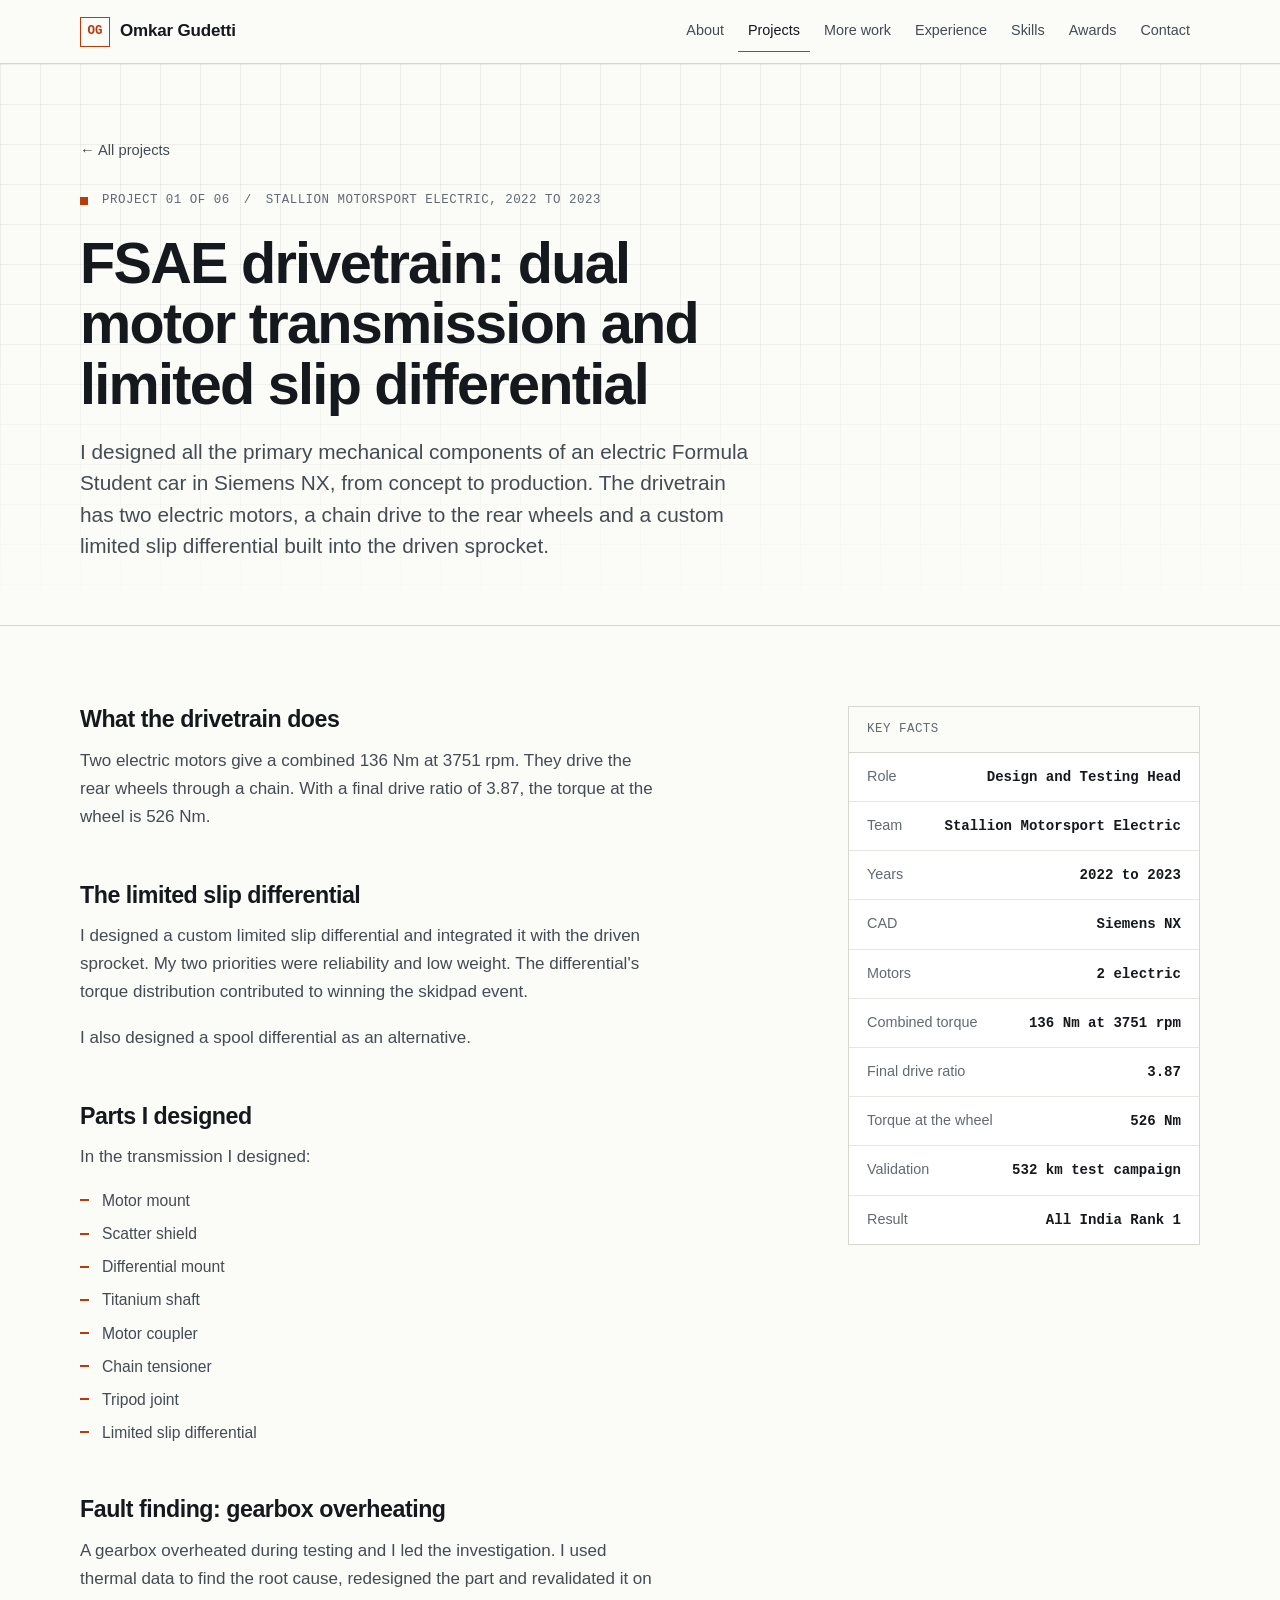
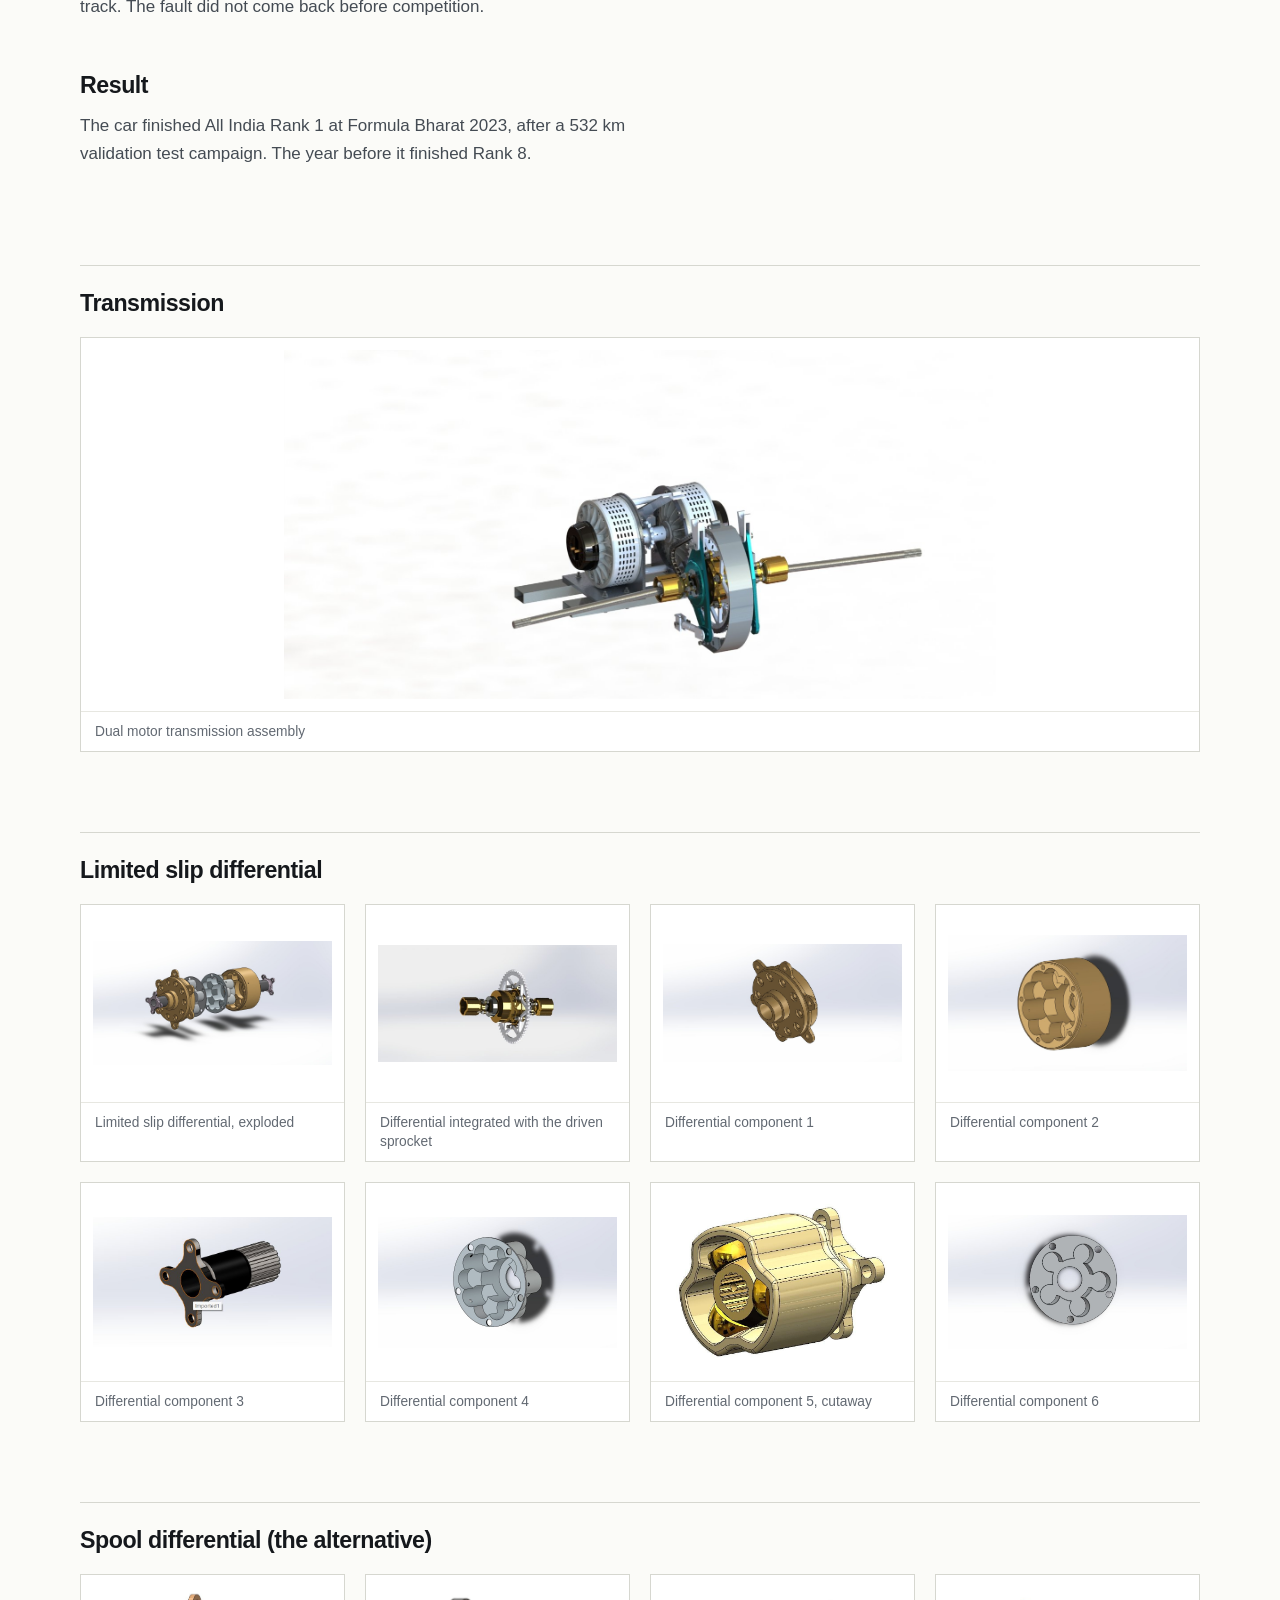
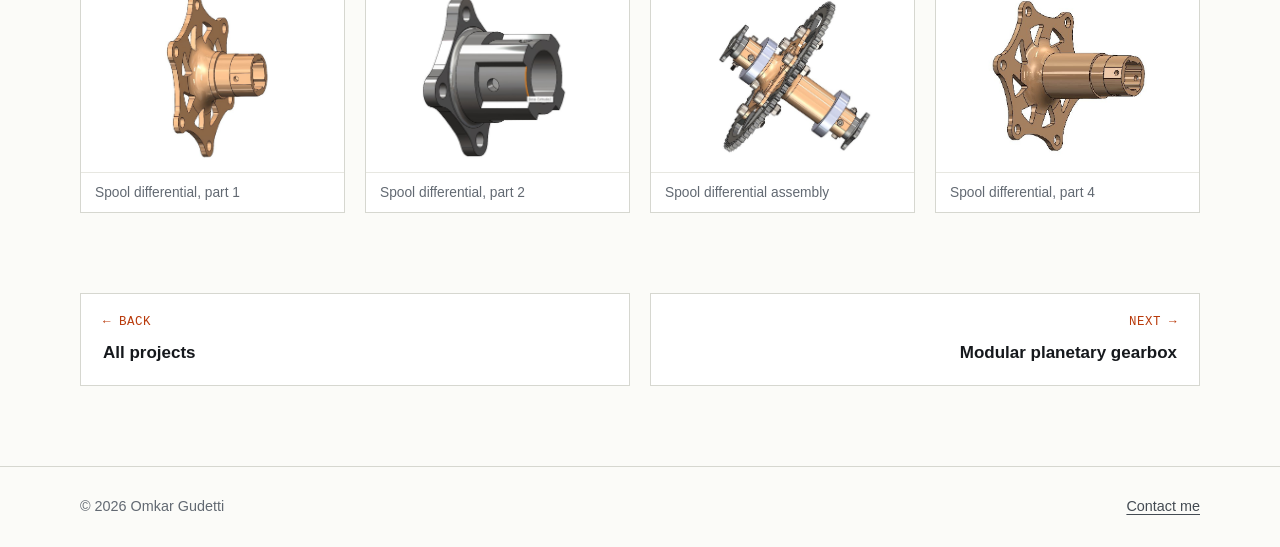
<file: projects/fsae-drivetrain.html>
<!doctype html>
<html lang="en-GB">
<head>
  <meta charset="utf-8">
  <meta name="viewport" content="width=device-width, initial-scale=1">
  <title>FSAE drivetrain: dual motor transmission and limited slip differential | Omkar Gudetti</title>
  <meta name="description" content="Dual motor transmission and custom limited slip differential for an electric Formula Student car. 526 Nm at the wheel and All India Rank 1 at Formula Bharat 2023.">
  <meta name="author" content="Omkar Gudetti">
  <link rel="canonical" href="https://omkargudetti.github.io/projects/fsae-drivetrain.html">
  <meta name="theme-color" content="#fbfbf8">

  <meta property="og:type" content="article">
  <meta property="og:site_name" content="Omkar Gudetti">
  <meta property="og:title" content="FSAE drivetrain: dual motor transmission and limited slip differential">
  <meta property="og:description" content="Dual motor transmission and custom limited slip differential for an electric Formula Student car. 526 Nm at the wheel and All India Rank 1 at Formula Bharat 2023.">
  <meta property="og:url" content="https://omkargudetti.github.io/projects/fsae-drivetrain.html">
  <meta property="og:image" content="https://omkargudetti.github.io/images/limited-slip-differential/lsd-assembly.jpg">
  <meta property="og:image:width" content="1249">
  <meta property="og:image:height" content="648">
  <meta name="twitter:card" content="summary_large_image">
  <meta name="twitter:title" content="FSAE drivetrain: dual motor transmission and limited slip differential">
  <meta name="twitter:description" content="Dual motor transmission and custom limited slip differential for an electric Formula Student car. 526 Nm at the wheel and All India Rank 1 at Formula Bharat 2023.">
  <meta name="twitter:image" content="https://omkargudetti.github.io/images/limited-slip-differential/lsd-assembly.jpg">

  <link rel="icon" href="../favicon.svg" type="image/svg+xml">
  <link rel="stylesheet" href="../css/style.css">
</head>
<body>
  <a class="skip-link" href="#main">Skip to content</a>

  <header class="site-header">
    <div class="wrap">
      <a class="brand" href="../index.html" aria-label="Omkar Gudetti, home">
        <span class="brand-mark" aria-hidden="true">OG</span>
        <span>Omkar Gudetti</span>
      </a>
      <button class="nav-toggle" type="button" aria-expanded="false" aria-controls="site-nav">Menu</button>
      <nav class="nav" id="site-nav" aria-label="Main"><a href="../index.html#about">About</a><a href="../index.html#projects" aria-current="true">Projects</a><a href="../index.html#more-work">More work</a><a href="../index.html#experience">Experience</a><a href="../index.html#skills">Skills</a><a href="../index.html#awards">Awards</a><a href="../index.html#contact">Contact</a></nav>
    </div>
  </header>

  <main id="main">
    <section class="project-hero grid-bg">
      <div class="wrap">
        <a class="back" href="../index.html#projects">&larr; All projects</a>
        <p class="eyebrow mono"><span class="dot" aria-hidden="true"></span> Project 01 of 06 <span aria-hidden="true">/</span> Stallion Motorsport Electric, 2022 to 2023</p>
        <h1>FSAE drivetrain: dual motor transmission and limited slip differential</h1>
        <p class="lead">I designed all the primary mechanical components of an electric Formula Student car in Siemens NX, from concept to production. The drivetrain has two electric motors, a chain drive to the rear wheels and a custom limited slip differential built into the driven sprocket.</p>
      </div>
    </section>

    <div class="project-body">
      <div class="wrap">
        <div class="project-layout">
          <div class="prose"><h2>What the drivetrain does</h2><p>Two electric motors give a combined 136 Nm at 3751 rpm. They drive the rear wheels through a chain. With a final drive ratio of 3.87, the torque at the wheel is 526 Nm.</p><h2>The limited slip differential</h2><p>I designed a custom limited slip differential and integrated it with the driven sprocket. My two priorities were reliability and low weight. The differential's torque distribution contributed to winning the skidpad event.</p><p>I also designed a spool differential as an alternative.</p><h2>Parts I designed</h2><p>In the transmission I designed:</p><ul class="points"><li>Motor mount</li><li>Scatter shield</li><li>Differential mount</li><li>Titanium shaft</li><li>Motor coupler</li><li>Chain tensioner</li><li>Tripod joint</li><li>Limited slip differential</li></ul><h2>Fault finding: gearbox overheating</h2><p>A gearbox overheated during testing and I led the investigation. I used thermal data to find the root cause, redesigned the part and revalidated it on track. The fault did not come back before competition.</p><h2>Result</h2><p>The car finished All India Rank 1 at Formula Bharat 2023, after a 532 km validation test campaign. The year before it finished Rank 8.</p></div>
          <aside><dl class="spec"><p class="spec-title mono">Key facts</p><div><dt>Role</dt><dd>Design and Testing Head</dd></div><div><dt>Team</dt><dd>Stallion Motorsport Electric</dd></div><div><dt>Years</dt><dd>2022 to 2023</dd></div><div><dt>CAD</dt><dd>Siemens NX</dd></div><div><dt>Motors</dt><dd>2 electric</dd></div><div><dt>Combined torque</dt><dd>136 Nm at 3751 rpm</dd></div><div><dt>Final drive ratio</dt><dd>3.87</dd></div><div><dt>Torque at the wheel</dt><dd>526 Nm</dd></div><div><dt>Validation</dt><dd>532 km test campaign</dd></div><div><dt>Result</dt><dd>All India Rank 1</dd></div></dl></aside>
        </div>
        
        <section class="gallery-block"><h2>Transmission</h2><div class="gallery"><figure class="span-2"><a href="../images/transmission/transmission-assembly.jpg" data-gallery="fsae" data-caption="Dual motor transmission assembly" data-alt="Dual motor transmission assembly with shafts and the differential"><img src="../images/transmission/transmission-assembly.jpg" width="1600" height="783" loading="lazy" decoding="async" alt="Dual motor transmission assembly with shafts and the differential"></a><figcaption>Dual motor transmission assembly</figcaption></figure></div></section><section class="gallery-block"><h2>Limited slip differential</h2><div class="gallery"><figure><a href="../images/limited-slip-differential/lsd-assembly.jpg" data-gallery="fsae" data-caption="Limited slip differential, exploded" data-alt="Exploded view of the limited slip differential parts on a shaft"><img src="../images/limited-slip-differential/lsd-assembly.jpg" width="1249" height="648" loading="lazy" decoding="async" alt="Exploded view of the limited slip differential parts on a shaft"></a><figcaption>Limited slip differential, exploded</figcaption></figure><figure><a href="../images/limited-slip-differential/lsd-with-sprocket.jpg" data-gallery="fsae" data-caption="Differential integrated with the driven sprocket" data-alt="Limited slip differential fitted inside the driven sprocket"><img src="../images/limited-slip-differential/lsd-with-sprocket.jpg" width="792" height="388" loading="lazy" decoding="async" alt="Limited slip differential fitted inside the driven sprocket"></a><figcaption>Differential integrated with the driven sprocket</figcaption></figure><figure><a href="../images/limited-slip-differential/lsd-component-1.jpg" data-gallery="fsae" data-caption="Differential component 1" data-alt="Flanged hub with a ring of bolt holes"><img src="../images/limited-slip-differential/lsd-component-1.jpg" width="1175" height="582" loading="lazy" decoding="async" alt="Flanged hub with a ring of bolt holes"></a><figcaption>Differential component 1</figcaption></figure><figure><a href="../images/limited-slip-differential/lsd-component-2.jpg" data-gallery="fsae" data-caption="Differential component 2" data-alt="Cylindrical housing with lobed pockets inside"><img src="../images/limited-slip-differential/lsd-component-2.jpg" width="1064" height="605" loading="lazy" decoding="async" alt="Cylindrical housing with lobed pockets inside"></a><figcaption>Differential component 2</figcaption></figure><figure><a href="../images/limited-slip-differential/lsd-component-3.jpg" data-gallery="fsae" data-caption="Differential component 3" data-alt="Flanged shaft with a splined end"><img src="../images/limited-slip-differential/lsd-component-3.jpg" width="688" height="374" loading="lazy" decoding="async" alt="Flanged shaft with a splined end"></a><figcaption>Differential component 3</figcaption></figure><figure><a href="../images/limited-slip-differential/lsd-component-4.jpg" data-gallery="fsae" data-caption="Differential component 4" data-alt="Grey plate with lobed pockets and bolt holes"><img src="../images/limited-slip-differential/lsd-component-4.jpg" width="956" height="524" loading="lazy" decoding="async" alt="Grey plate with lobed pockets and bolt holes"></a><figcaption>Differential component 4</figcaption></figure><figure><a href="../images/limited-slip-differential/lsd-component-5.jpg" data-gallery="fsae" data-caption="Differential component 5, cutaway" data-alt="Cutaway of the housing showing the splined parts inside"><img src="../images/limited-slip-differential/lsd-component-5.jpg" width="808" height="635" loading="lazy" decoding="async" alt="Cutaway of the housing showing the splined parts inside"></a><figcaption>Differential component 5, cutaway</figcaption></figure><figure><a href="../images/limited-slip-differential/lsd-component-6.jpg" data-gallery="fsae" data-caption="Differential component 6" data-alt="Grey lobed disc with bolt holes"><img src="../images/limited-slip-differential/lsd-component-6.jpg" width="955" height="535" loading="lazy" decoding="async" alt="Grey lobed disc with bolt holes"></a><figcaption>Differential component 6</figcaption></figure></div></section><section class="gallery-block"><h2>Spool differential (the alternative)</h2><div class="gallery"><figure><a href="../images/spool-differential/spool-diff-1.jpg" data-gallery="fsae" data-caption="Spool differential, part 1" data-alt="Lightweight flanged spool differential part with pockets and a splined bore"><img src="../images/spool-differential/spool-diff-1.jpg" width="637" height="817" loading="lazy" decoding="async" alt="Lightweight flanged spool differential part with pockets and a splined bore"></a><figcaption>Spool differential, part 1</figcaption></figure><figure><a href="../images/spool-differential/spool-diff-2.jpg" data-gallery="fsae" data-caption="Spool differential, part 2" data-alt="Grey spool differential part cut open to show the bore"><img src="../images/spool-differential/spool-diff-2.jpg" width="652" height="705" loading="lazy" decoding="async" alt="Grey spool differential part cut open to show the bore"></a><figcaption>Spool differential, part 2</figcaption></figure><figure><a href="../images/spool-differential/spool-diff-3.jpg" data-gallery="fsae" data-caption="Spool differential assembly" data-alt="Spool differential assembled with a sprocket"><img src="../images/spool-differential/spool-diff-3.jpg" width="762" height="727" loading="lazy" decoding="async" alt="Spool differential assembled with a sprocket"></a><figcaption>Spool differential assembly</figcaption></figure><figure><a href="../images/spool-differential/spool-diff-4.jpg" data-gallery="fsae" data-caption="Spool differential, part 4" data-alt="Spool differential part seen from the side"><img src="../images/spool-differential/spool-diff-4.jpg" width="575" height="527" loading="lazy" decoding="async" alt="Spool differential part seen from the side"></a><figcaption>Spool differential, part 4</figcaption></figure></div></section>
        <nav class="pager" aria-label="More projects"><a class="prev" href="../index.html#projects"><span class="dir mono">&larr; Back</span><span class="ttl">All projects</span></a><a class="next" href="planetary-gearbox.html"><span class="dir mono">Next &rarr;</span><span class="ttl">Modular planetary gearbox</span></a></nav>
      </div>
    </div>
  </main>

  <footer class="site-footer">
    <div class="wrap">
      <span>&copy; 2026 Omkar Gudetti</span>
      <a href="../index.html#contact">Contact me</a>
    </div>
  </footer>

  <script src="../js/main.js" defer></script>
</body>
</html>
</file>
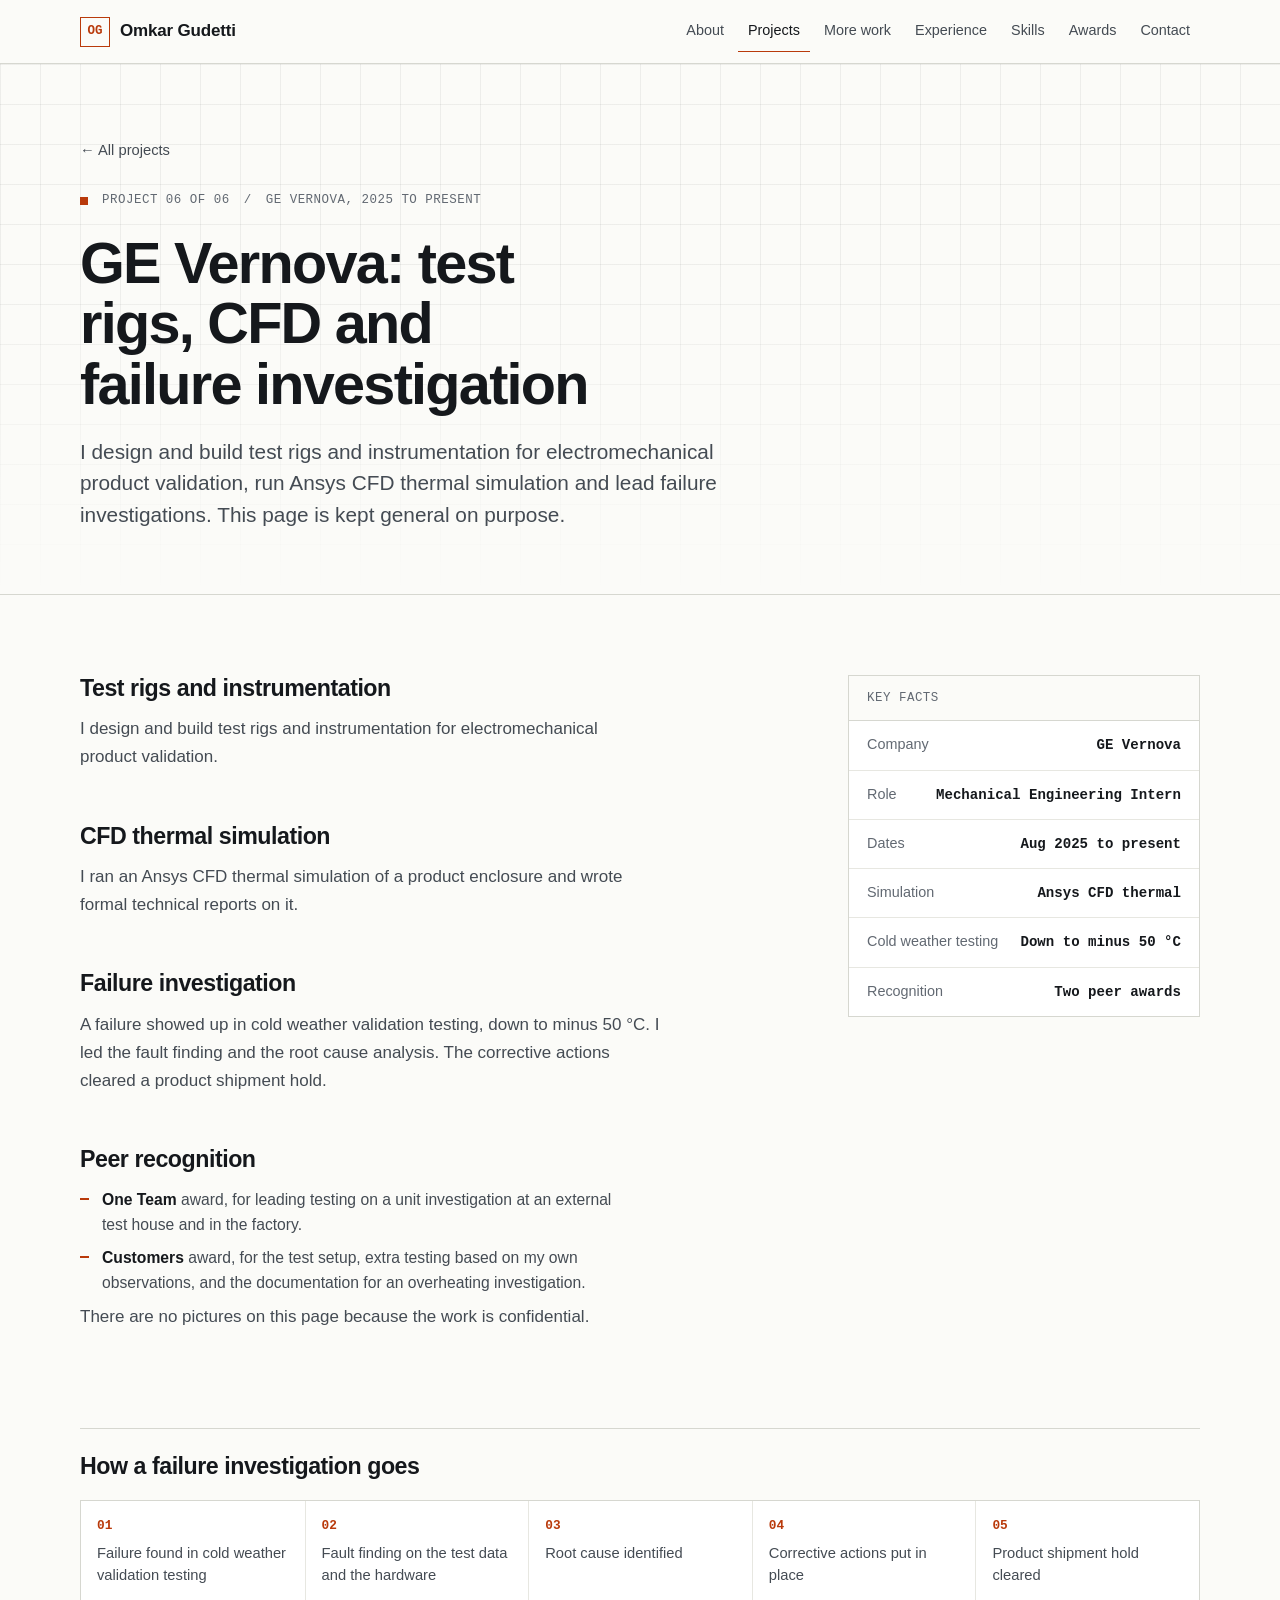
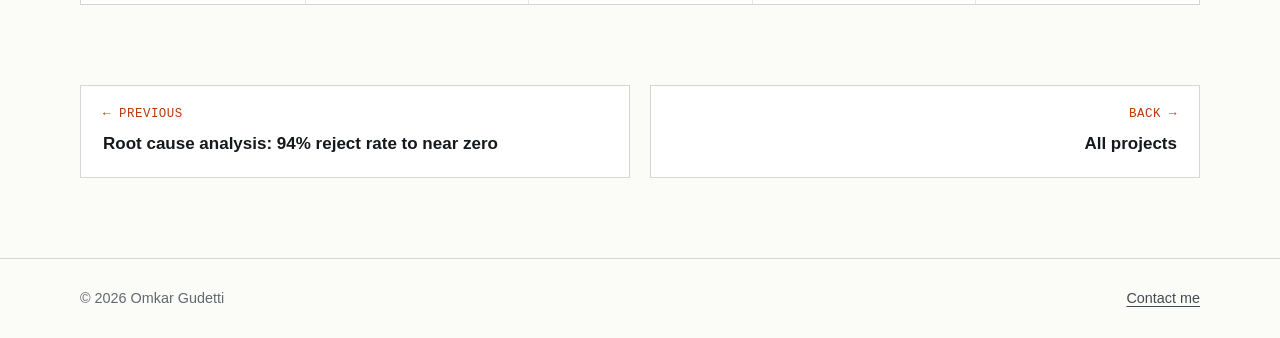
<file: projects/ge-vernova.html>
<!doctype html>
<html lang="en-GB">
<head>
  <meta charset="utf-8">
  <meta name="viewport" content="width=device-width, initial-scale=1">
  <title>GE Vernova: test rigs, CFD and failure investigation | Omkar Gudetti</title>
  <meta name="description" content="Test rigs and instrumentation, Ansys CFD thermal simulation and root cause analysis on a cold weather failure at minus 50 degrees Celsius that cleared a shipment hold.">
  <meta name="author" content="Omkar Gudetti">
  <link rel="canonical" href="https://omkargudetti.github.io/projects/ge-vernova.html">
  <meta name="theme-color" content="#fbfbf8">

  <meta property="og:type" content="article">
  <meta property="og:site_name" content="Omkar Gudetti">
  <meta property="og:title" content="GE Vernova: test rigs, CFD and failure investigation">
  <meta property="og:description" content="Test rigs and instrumentation, Ansys CFD thermal simulation and root cause analysis on a cold weather failure at minus 50 degrees Celsius that cleared a shipment hold.">
  <meta property="og:url" content="https://omkargudetti.github.io/projects/ge-vernova.html">
  <meta property="og:image" content="https://omkargudetti.github.io/images/og-preview.jpg">
  <meta property="og:image:width" content="1200">
  <meta property="og:image:height" content="630">
  <meta name="twitter:card" content="summary_large_image">
  <meta name="twitter:title" content="GE Vernova: test rigs, CFD and failure investigation">
  <meta name="twitter:description" content="Test rigs and instrumentation, Ansys CFD thermal simulation and root cause analysis on a cold weather failure at minus 50 degrees Celsius that cleared a shipment hold.">
  <meta name="twitter:image" content="https://omkargudetti.github.io/images/og-preview.jpg">

  <link rel="icon" href="../favicon.svg" type="image/svg+xml">
  <link rel="stylesheet" href="../css/style.css">
</head>
<body>
  <a class="skip-link" href="#main">Skip to content</a>

  <header class="site-header">
    <div class="wrap">
      <a class="brand" href="../index.html" aria-label="Omkar Gudetti, home">
        <span class="brand-mark" aria-hidden="true">OG</span>
        <span>Omkar Gudetti</span>
      </a>
      <button class="nav-toggle" type="button" aria-expanded="false" aria-controls="site-nav">Menu</button>
      <nav class="nav" id="site-nav" aria-label="Main"><a href="../index.html#about">About</a><a href="../index.html#projects" aria-current="true">Projects</a><a href="../index.html#more-work">More work</a><a href="../index.html#experience">Experience</a><a href="../index.html#skills">Skills</a><a href="../index.html#awards">Awards</a><a href="../index.html#contact">Contact</a></nav>
    </div>
  </header>

  <main id="main">
    <section class="project-hero grid-bg">
      <div class="wrap">
        <a class="back" href="../index.html#projects">&larr; All projects</a>
        <p class="eyebrow mono"><span class="dot" aria-hidden="true"></span> Project 06 of 06 <span aria-hidden="true">/</span> GE Vernova, 2025 to present</p>
        <h1>GE Vernova: test rigs, CFD and failure investigation</h1>
        <p class="lead">I design and build test rigs and instrumentation for electromechanical product validation, run Ansys CFD thermal simulation and lead failure investigations. This page is kept general on purpose.</p>
      </div>
    </section>

    <div class="project-body">
      <div class="wrap">
        <div class="project-layout">
          <div class="prose"><h2>Test rigs and instrumentation</h2><p>I design and build test rigs and instrumentation for electromechanical product validation.</p><h2>CFD thermal simulation</h2><p>I ran an Ansys CFD thermal simulation of a product enclosure and wrote formal technical reports on it.</p><h2>Failure investigation</h2><p>A failure showed up in cold weather validation testing, down to minus 50 &deg;C. I led the fault finding and the root cause analysis. The corrective actions cleared a product shipment hold.</p><h2>Peer recognition</h2><ul class="points"><li><strong>One Team</strong> award, for leading testing on a unit investigation at an external test house and in the factory.</li><li><strong>Customers</strong> award, for the test setup, extra testing based on my own observations, and the documentation for an overheating investigation.</li></ul><p>There are no pictures on this page because the work is confidential.</p></div>
          <aside><dl class="spec"><p class="spec-title mono">Key facts</p><div><dt>Company</dt><dd>GE Vernova</dd></div><div><dt>Role</dt><dd>Mechanical Engineering Intern</dd></div><div><dt>Dates</dt><dd>Aug 2025 to present</dd></div><div><dt>Simulation</dt><dd>Ansys CFD thermal</dd></div><div><dt>Cold weather testing</dt><dd>Down to minus 50 &deg;C</dd></div><div><dt>Recognition</dt><dd>Two peer awards</dd></div></dl></aside>
        </div>
        <section class="gallery-block"><h2>How a failure investigation goes</h2><ol class="steps" aria-label="Steps of the failure investigation"><li>Failure found in cold weather validation testing</li><li>Fault finding on the test data and the hardware</li><li>Root cause identified</li><li>Corrective actions put in place</li><li>Product shipment hold cleared</li></ol></section>
        
        <nav class="pager" aria-label="More projects"><a class="prev" href="root-cause-analysis.html"><span class="dir mono">&larr; Previous</span><span class="ttl">Root cause analysis: 94% reject rate to near zero</span></a><a class="next" href="../index.html#projects"><span class="dir mono">Back &rarr;</span><span class="ttl">All projects</span></a></nav>
      </div>
    </div>
  </main>

  <footer class="site-footer">
    <div class="wrap">
      <span>&copy; 2026 Omkar Gudetti</span>
      <a href="../index.html#contact">Contact me</a>
    </div>
  </footer>

  <script src="../js/main.js" defer></script>
</body>
</html>
</file>
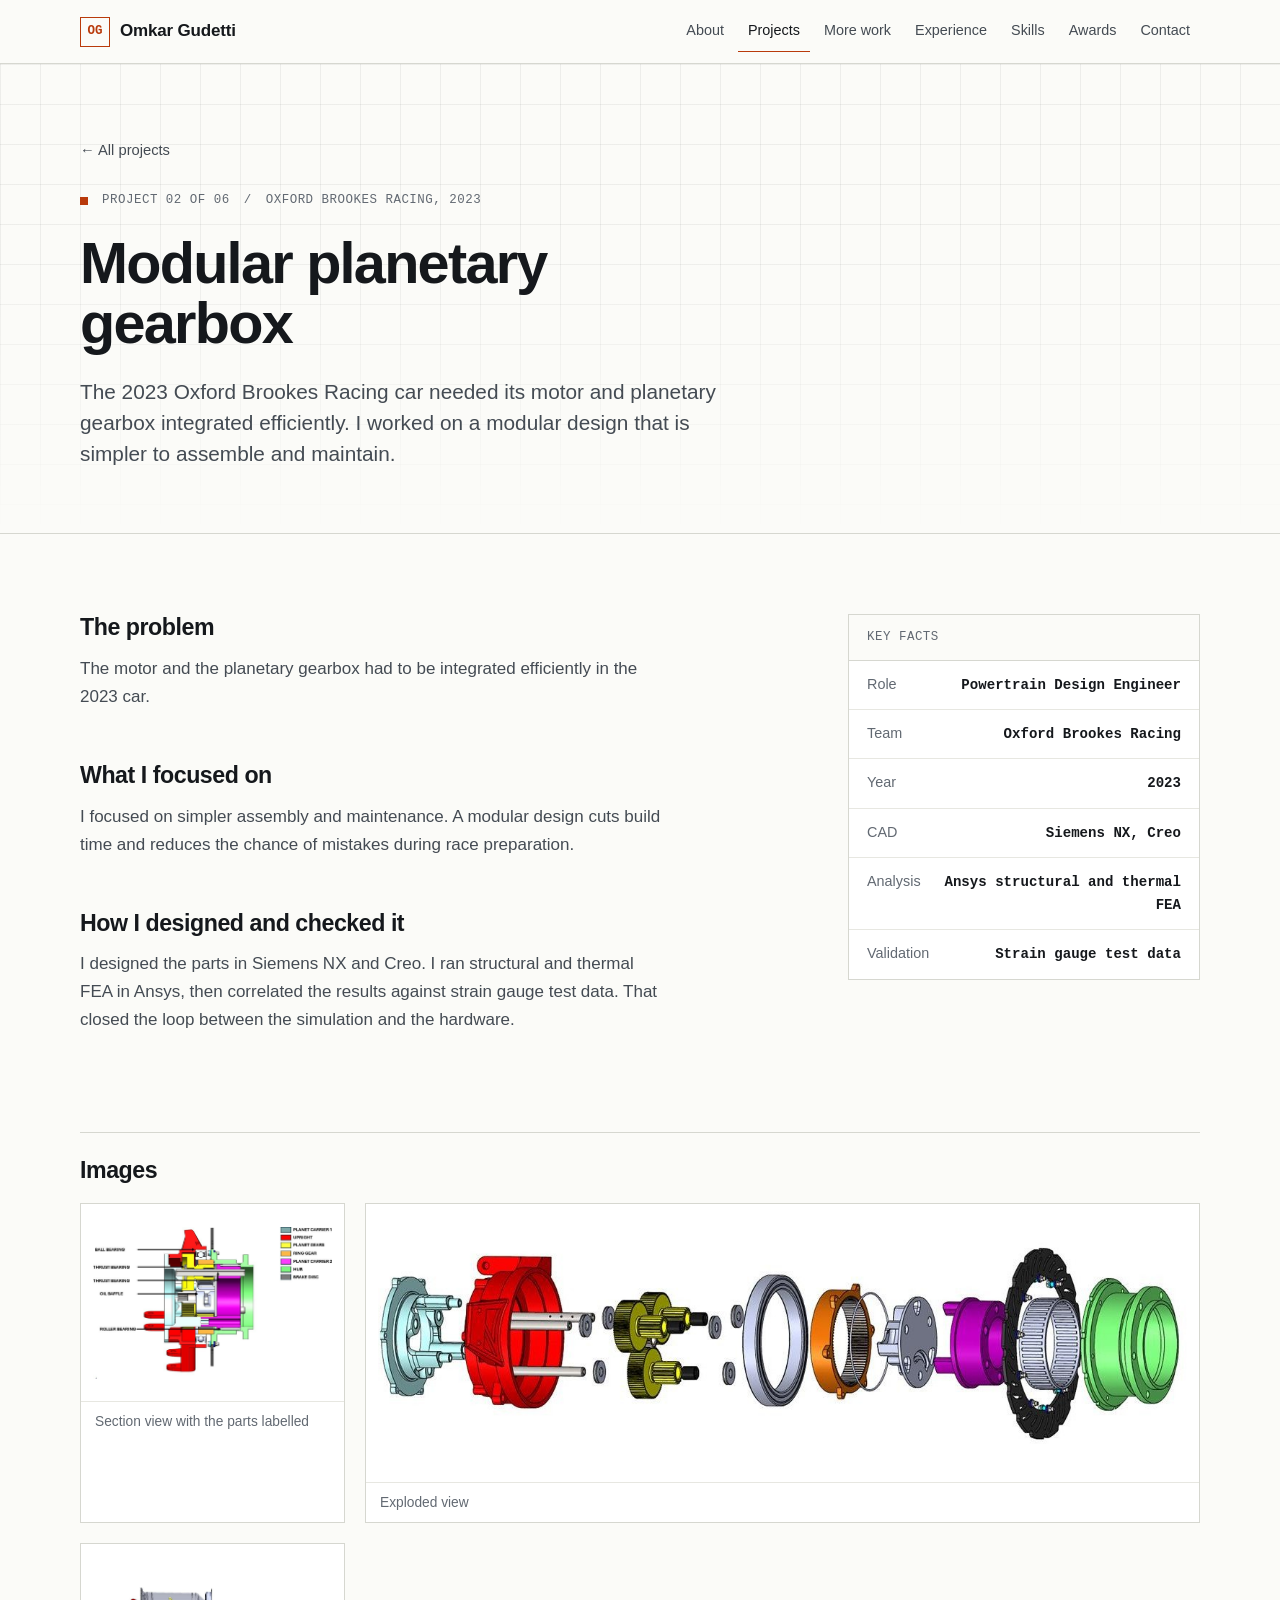
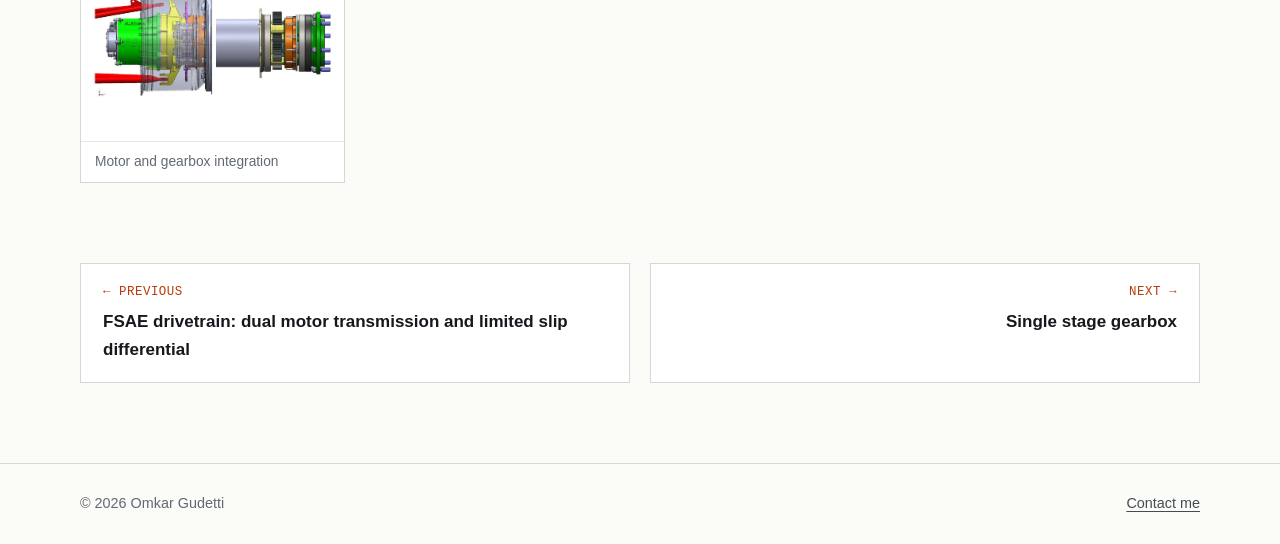
<file: projects/planetary-gearbox.html>
<!doctype html>
<html lang="en-GB">
<head>
  <meta charset="utf-8">
  <meta name="viewport" content="width=device-width, initial-scale=1">
  <title>Modular planetary gearbox | Omkar Gudetti</title>
  <meta name="description" content="A modular motor and planetary gearbox package for the 2023 Oxford Brookes Racing car, designed in NX and Creo and checked with Ansys FEA and strain gauge data.">
  <meta name="author" content="Omkar Gudetti">
  <link rel="canonical" href="https://omkargudetti.github.io/projects/planetary-gearbox.html">
  <meta name="theme-color" content="#fbfbf8">

  <meta property="og:type" content="article">
  <meta property="og:site_name" content="Omkar Gudetti">
  <meta property="og:title" content="Modular planetary gearbox">
  <meta property="og:description" content="A modular motor and planetary gearbox package for the 2023 Oxford Brookes Racing car, designed in NX and Creo and checked with Ansys FEA and strain gauge data.">
  <meta property="og:url" content="https://omkargudetti.github.io/projects/planetary-gearbox.html">
  <meta property="og:image" content="https://omkargudetti.github.io/images/planetary-gearbox/planetary-gearbox-section.jpg">
  <meta property="og:image:width" content="983">
  <meta property="og:image:height" content="625">
  <meta name="twitter:card" content="summary_large_image">
  <meta name="twitter:title" content="Modular planetary gearbox">
  <meta name="twitter:description" content="A modular motor and planetary gearbox package for the 2023 Oxford Brookes Racing car, designed in NX and Creo and checked with Ansys FEA and strain gauge data.">
  <meta name="twitter:image" content="https://omkargudetti.github.io/images/planetary-gearbox/planetary-gearbox-section.jpg">

  <link rel="icon" href="../favicon.svg" type="image/svg+xml">
  <link rel="stylesheet" href="../css/style.css">
</head>
<body>
  <a class="skip-link" href="#main">Skip to content</a>

  <header class="site-header">
    <div class="wrap">
      <a class="brand" href="../index.html" aria-label="Omkar Gudetti, home">
        <span class="brand-mark" aria-hidden="true">OG</span>
        <span>Omkar Gudetti</span>
      </a>
      <button class="nav-toggle" type="button" aria-expanded="false" aria-controls="site-nav">Menu</button>
      <nav class="nav" id="site-nav" aria-label="Main"><a href="../index.html#about">About</a><a href="../index.html#projects" aria-current="true">Projects</a><a href="../index.html#more-work">More work</a><a href="../index.html#experience">Experience</a><a href="../index.html#skills">Skills</a><a href="../index.html#awards">Awards</a><a href="../index.html#contact">Contact</a></nav>
    </div>
  </header>

  <main id="main">
    <section class="project-hero grid-bg">
      <div class="wrap">
        <a class="back" href="../index.html#projects">&larr; All projects</a>
        <p class="eyebrow mono"><span class="dot" aria-hidden="true"></span> Project 02 of 06 <span aria-hidden="true">/</span> Oxford Brookes Racing, 2023</p>
        <h1>Modular planetary gearbox</h1>
        <p class="lead">The 2023 Oxford Brookes Racing car needed its motor and planetary gearbox integrated efficiently. I worked on a modular design that is simpler to assemble and maintain.</p>
      </div>
    </section>

    <div class="project-body">
      <div class="wrap">
        <div class="project-layout">
          <div class="prose"><h2>The problem</h2><p>The motor and the planetary gearbox had to be integrated efficiently in the 2023 car.</p><h2>What I focused on</h2><p>I focused on simpler assembly and maintenance. A modular design cuts build time and reduces the chance of mistakes during race preparation.</p><h2>How I designed and checked it</h2><p>I designed the parts in Siemens NX and Creo. I ran structural and thermal FEA in Ansys, then correlated the results against strain gauge test data. That closed the loop between the simulation and the hardware.</p></div>
          <aside><dl class="spec"><p class="spec-title mono">Key facts</p><div><dt>Role</dt><dd>Powertrain Design Engineer</dd></div><div><dt>Team</dt><dd>Oxford Brookes Racing</dd></div><div><dt>Year</dt><dd>2023</dd></div><div><dt>CAD</dt><dd>Siemens NX, Creo</dd></div><div><dt>Analysis</dt><dd>Ansys structural and thermal FEA</dd></div><div><dt>Validation</dt><dd>Strain gauge test data</dd></div></dl></aside>
        </div>
        
        <section class="gallery-block"><h2>Images</h2><div class="gallery"><figure><a href="../images/planetary-gearbox/planetary-gearbox-section.jpg" data-gallery="planetary" data-caption="Section view with the parts labelled" data-alt="Section view of the planetary gearbox with labelled bearings, planet carriers, planet gears, ring gear, hub and brake disc"><img src="../images/planetary-gearbox/planetary-gearbox-section.jpg" width="983" height="625" loading="lazy" decoding="async" alt="Section view of the planetary gearbox with labelled bearings, planet carriers, planet gears, ring gear, hub and brake disc"></a><figcaption>Section view with the parts labelled</figcaption></figure><figure class="span-2"><a href="../images/planetary-gearbox/planetary-gearbox-exploded.jpg" data-gallery="planetary" data-caption="Exploded view" data-alt="Exploded view of the planetary gearbox parts in a row"><img src="../images/planetary-gearbox/planetary-gearbox-exploded.jpg" width="1122" height="280" loading="lazy" decoding="async" alt="Exploded view of the planetary gearbox parts in a row"></a><figcaption>Exploded view</figcaption></figure><figure><a href="../images/planetary-gearbox/motor-gearbox-integration.jpg" data-gallery="planetary" data-caption="Motor and gearbox integration" data-alt="Motor and planetary gearbox integration with suspension arms visible"><img src="../images/planetary-gearbox/motor-gearbox-integration.jpg" width="1202" height="561" loading="lazy" decoding="async" alt="Motor and planetary gearbox integration with suspension arms visible"></a><figcaption>Motor and gearbox integration</figcaption></figure></div></section>
        <nav class="pager" aria-label="More projects"><a class="prev" href="fsae-drivetrain.html"><span class="dir mono">&larr; Previous</span><span class="ttl">FSAE drivetrain: dual motor transmission and limited slip differential</span></a><a class="next" href="single-stage-gearbox.html"><span class="dir mono">Next &rarr;</span><span class="ttl">Single stage gearbox</span></a></nav>
      </div>
    </div>
  </main>

  <footer class="site-footer">
    <div class="wrap">
      <span>&copy; 2026 Omkar Gudetti</span>
      <a href="../index.html#contact">Contact me</a>
    </div>
  </footer>

  <script src="../js/main.js" defer></script>
</body>
</html>
</file>
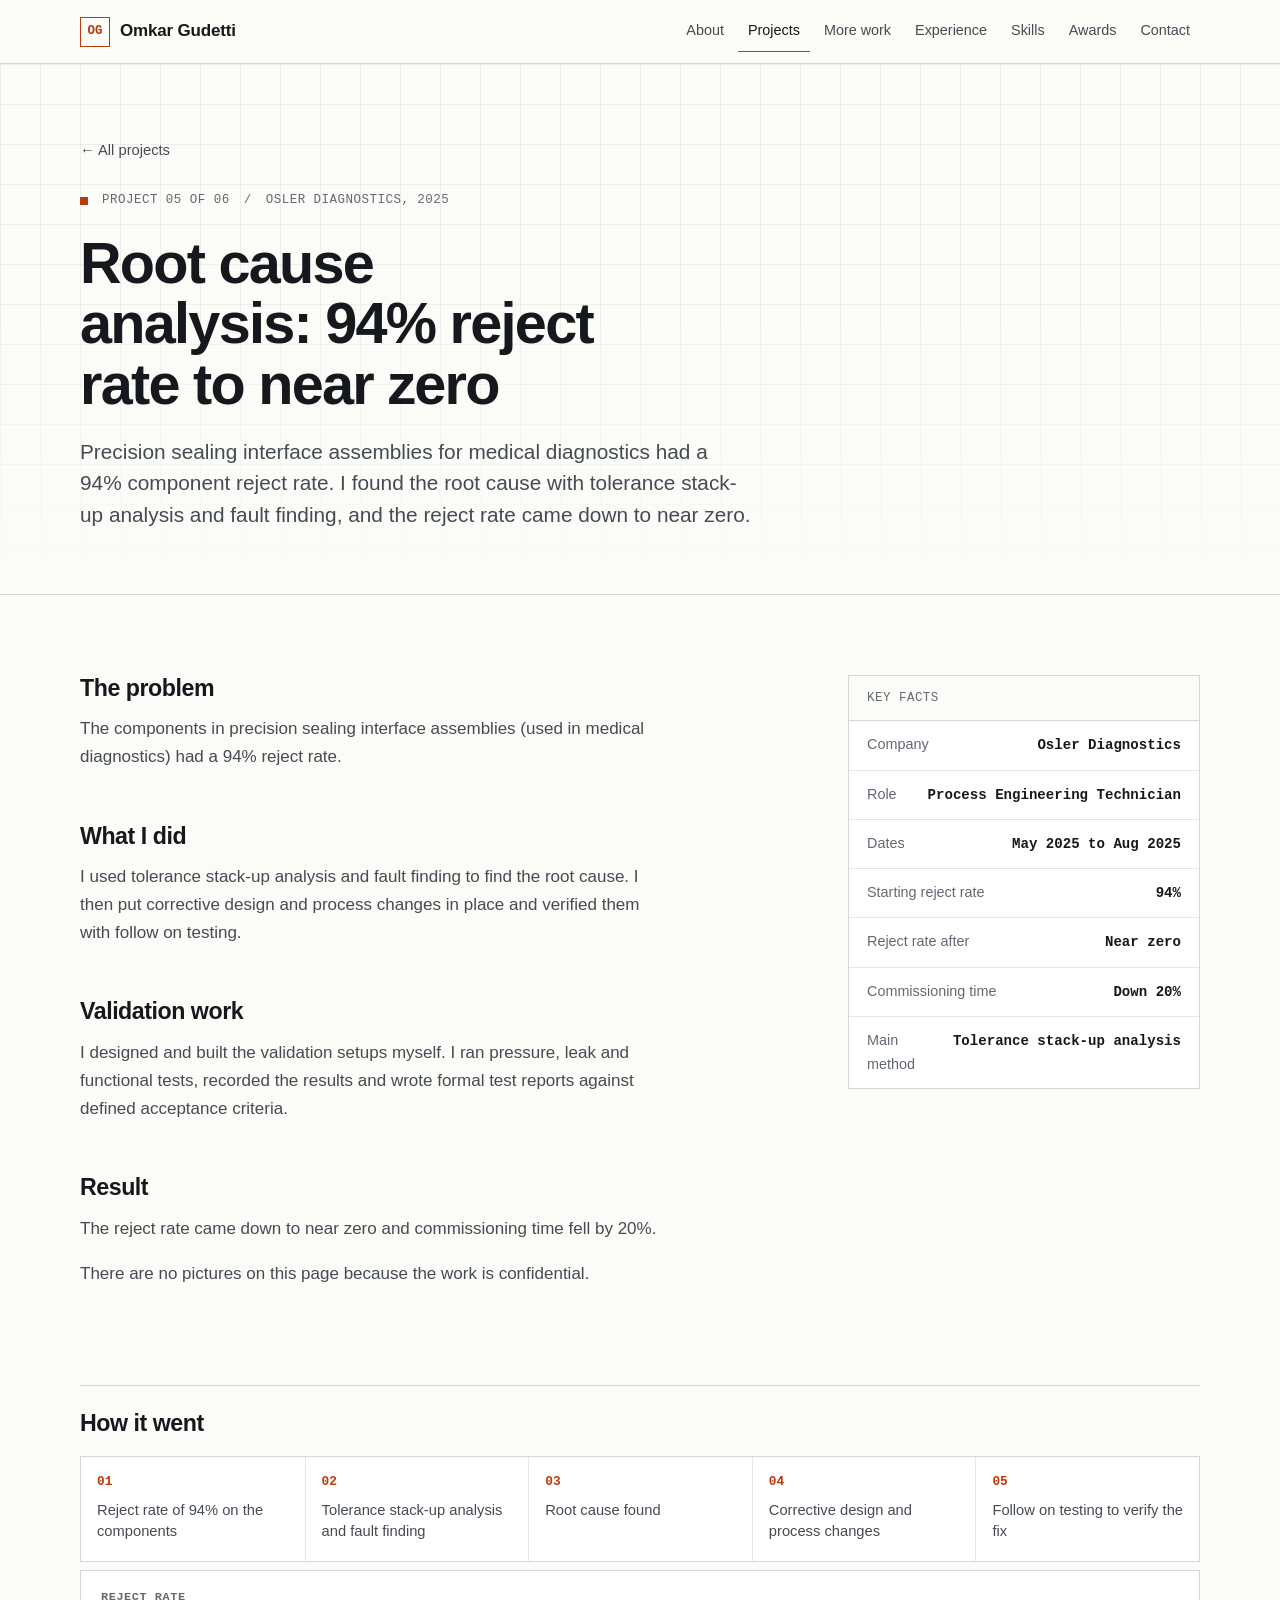
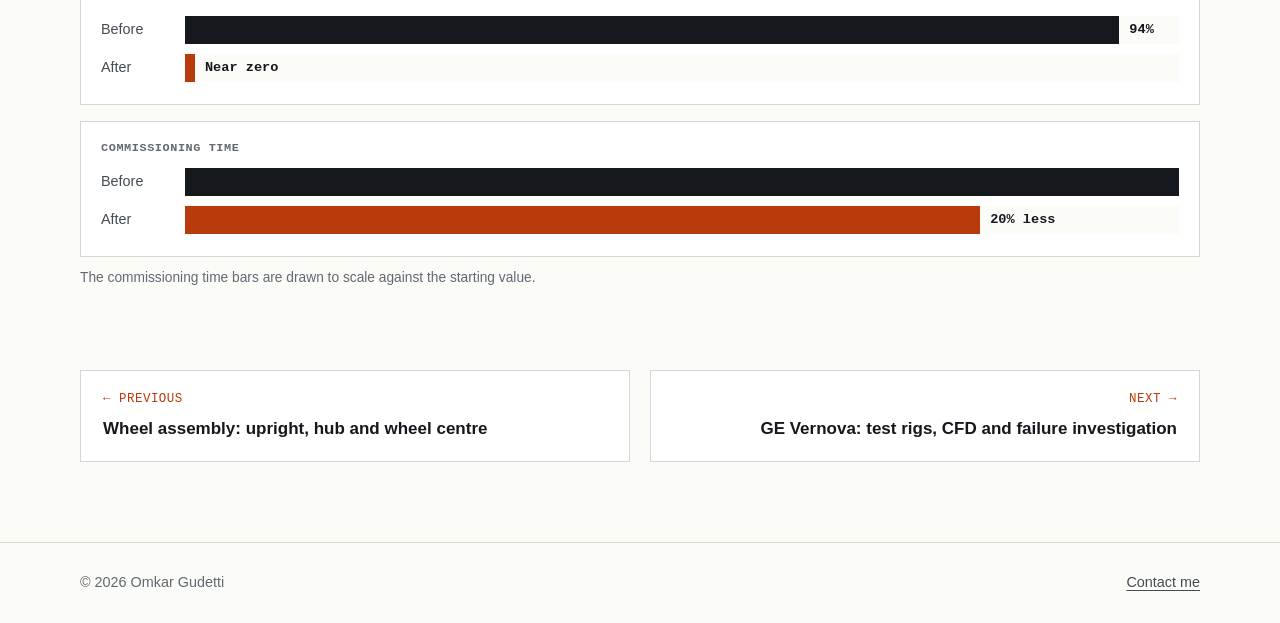
<file: projects/root-cause-analysis.html>
<!doctype html>
<html lang="en-GB">
<head>
  <meta charset="utf-8">
  <meta name="viewport" content="width=device-width, initial-scale=1">
  <title>Root cause analysis: 94% reject rate to near zero | Omkar Gudetti</title>
  <meta name="description" content="How tolerance stack-up analysis found the cause of a 94% component reject rate in precision sealing interface assemblies, and brought it to near zero.">
  <meta name="author" content="Omkar Gudetti">
  <link rel="canonical" href="https://omkargudetti.github.io/projects/root-cause-analysis.html">
  <meta name="theme-color" content="#fbfbf8">

  <meta property="og:type" content="article">
  <meta property="og:site_name" content="Omkar Gudetti">
  <meta property="og:title" content="Root cause analysis: 94% reject rate to near zero">
  <meta property="og:description" content="How tolerance stack-up analysis found the cause of a 94% component reject rate in precision sealing interface assemblies, and brought it to near zero.">
  <meta property="og:url" content="https://omkargudetti.github.io/projects/root-cause-analysis.html">
  <meta property="og:image" content="https://omkargudetti.github.io/images/og-preview.jpg">
  <meta property="og:image:width" content="1200">
  <meta property="og:image:height" content="630">
  <meta name="twitter:card" content="summary_large_image">
  <meta name="twitter:title" content="Root cause analysis: 94% reject rate to near zero">
  <meta name="twitter:description" content="How tolerance stack-up analysis found the cause of a 94% component reject rate in precision sealing interface assemblies, and brought it to near zero.">
  <meta name="twitter:image" content="https://omkargudetti.github.io/images/og-preview.jpg">

  <link rel="icon" href="../favicon.svg" type="image/svg+xml">
  <link rel="stylesheet" href="../css/style.css">
</head>
<body>
  <a class="skip-link" href="#main">Skip to content</a>

  <header class="site-header">
    <div class="wrap">
      <a class="brand" href="../index.html" aria-label="Omkar Gudetti, home">
        <span class="brand-mark" aria-hidden="true">OG</span>
        <span>Omkar Gudetti</span>
      </a>
      <button class="nav-toggle" type="button" aria-expanded="false" aria-controls="site-nav">Menu</button>
      <nav class="nav" id="site-nav" aria-label="Main"><a href="../index.html#about">About</a><a href="../index.html#projects" aria-current="true">Projects</a><a href="../index.html#more-work">More work</a><a href="../index.html#experience">Experience</a><a href="../index.html#skills">Skills</a><a href="../index.html#awards">Awards</a><a href="../index.html#contact">Contact</a></nav>
    </div>
  </header>

  <main id="main">
    <section class="project-hero grid-bg">
      <div class="wrap">
        <a class="back" href="../index.html#projects">&larr; All projects</a>
        <p class="eyebrow mono"><span class="dot" aria-hidden="true"></span> Project 05 of 06 <span aria-hidden="true">/</span> Osler Diagnostics, 2025</p>
        <h1>Root cause analysis: 94% reject rate to near zero</h1>
        <p class="lead">Precision sealing interface assemblies for medical diagnostics had a 94% component reject rate. I found the root cause with tolerance stack-up analysis and fault finding, and the reject rate came down to near zero.</p>
      </div>
    </section>

    <div class="project-body">
      <div class="wrap">
        <div class="project-layout">
          <div class="prose"><h2>The problem</h2><p>The components in precision sealing interface assemblies (used in medical diagnostics) had a 94% reject rate.</p><h2>What I did</h2><p>I used tolerance stack-up analysis and fault finding to find the root cause. I then put corrective design and process changes in place and verified them with follow on testing.</p><h2>Validation work</h2><p>I designed and built the validation setups myself. I ran pressure, leak and functional tests, recorded the results and wrote formal test reports against defined acceptance criteria.</p><h2>Result</h2><p>The reject rate came down to near zero and commissioning time fell by 20%.</p><p>There are no pictures on this page because the work is confidential.</p></div>
          <aside><dl class="spec"><p class="spec-title mono">Key facts</p><div><dt>Company</dt><dd>Osler Diagnostics</dd></div><div><dt>Role</dt><dd>Process Engineering Technician</dd></div><div><dt>Dates</dt><dd>May 2025 to Aug 2025</dd></div><div><dt>Starting reject rate</dt><dd>94%</dd></div><div><dt>Reject rate after</dt><dd>Near zero</dd></div><div><dt>Commissioning time</dt><dd>Down 20%</dd></div><div><dt>Main method</dt><dd>Tolerance stack-up analysis</dd></div></dl></aside>
        </div>
        <section class="gallery-block"><h2>How it went</h2><ol class="steps" aria-label="Steps of the investigation"><li>Reject rate of 94% on the components</li><li>Tolerance stack-up analysis and fault finding</li><li>Root cause found</li><li>Corrective design and process changes</li><li>Follow on testing to verify the fix</li></ol><div class="bars" role="group" aria-label="Reject rate before and after"><h3>Reject rate</h3><div class="bar-row"><span class="lbl">Before</span><div class="bar-track"><div class="bar-fill" style="width:94%"></div><span class="bar-val">94%</span></div></div><div class="bar-row"><span class="lbl">After</span><div class="bar-track"><div class="bar-fill bar-fill--after" style="width:1%"></div><span class="bar-val">Near zero</span></div></div></div><div class="bars" role="group" aria-label="Commissioning time before and after"><h3>Commissioning time</h3><div class="bar-row"><span class="lbl">Before</span><div class="bar-track"><div class="bar-fill" style="width:100%"></div></div></div><div class="bar-row"><span class="lbl">After</span><div class="bar-track"><div class="bar-fill bar-fill--after" style="width:80%"></div><span class="bar-val">20% less</span></div></div></div><p class="diagram-note" style="color:var(--ink-3);font-size:0.86rem;margin-top:10px">The commissioning time bars are drawn to scale against the starting value.</p></section>
        
        <nav class="pager" aria-label="More projects"><a class="prev" href="wheel-assembly.html"><span class="dir mono">&larr; Previous</span><span class="ttl">Wheel assembly: upright, hub and wheel centre</span></a><a class="next" href="ge-vernova.html"><span class="dir mono">Next &rarr;</span><span class="ttl">GE Vernova: test rigs, CFD and failure investigation</span></a></nav>
      </div>
    </div>
  </main>

  <footer class="site-footer">
    <div class="wrap">
      <span>&copy; 2026 Omkar Gudetti</span>
      <a href="../index.html#contact">Contact me</a>
    </div>
  </footer>

  <script src="../js/main.js" defer></script>
</body>
</html>
</file>
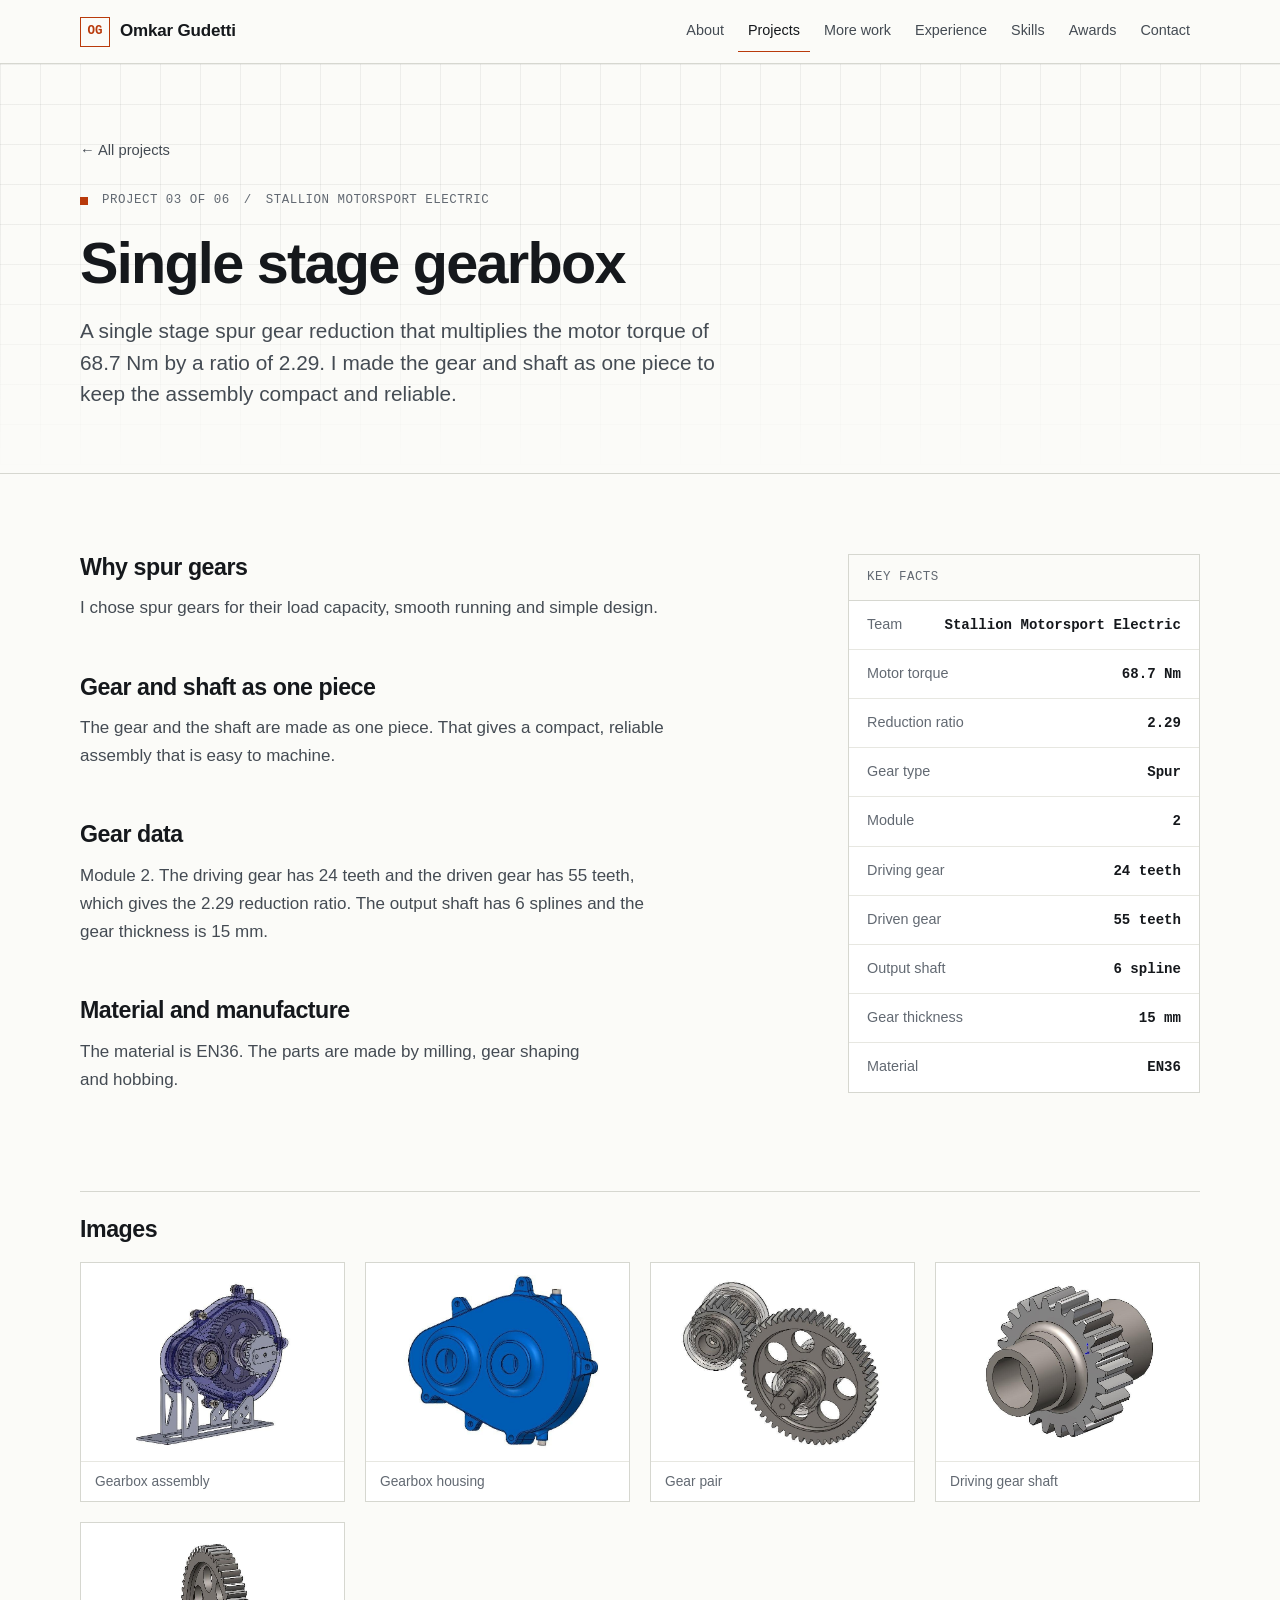
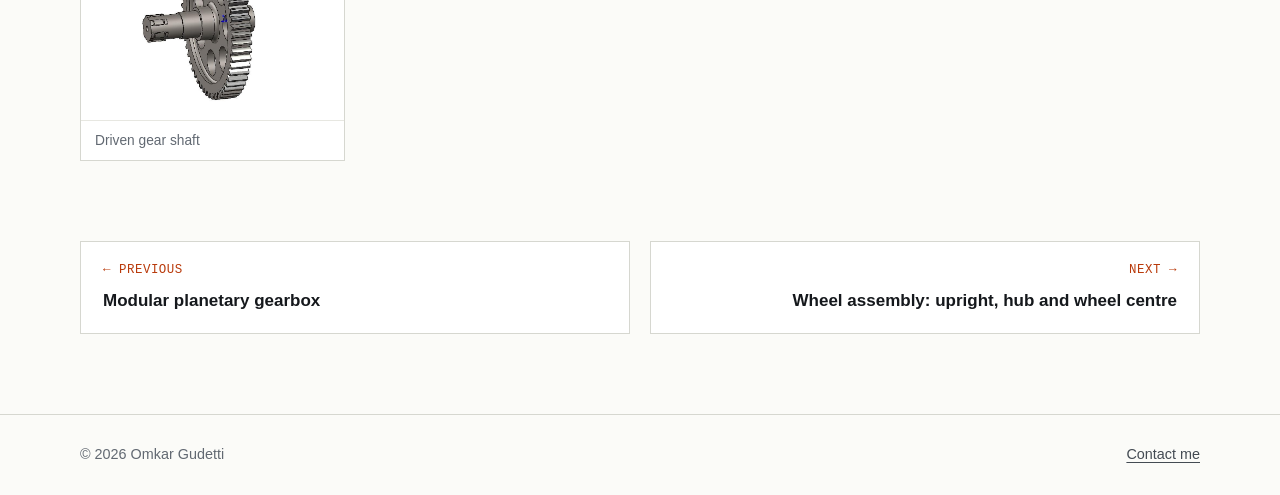
<file: projects/single-stage-gearbox.html>
<!doctype html>
<html lang="en-GB">
<head>
  <meta charset="utf-8">
  <meta name="viewport" content="width=device-width, initial-scale=1">
  <title>Single stage gearbox | Omkar Gudetti</title>
  <meta name="description" content="A single stage spur gear reduction of 2.29 for a Formula Student car, multiplying 68.7 Nm of motor torque. EN36 gears made by milling, gear shaping and hobbing.">
  <meta name="author" content="Omkar Gudetti">
  <link rel="canonical" href="https://omkargudetti.github.io/projects/single-stage-gearbox.html">
  <meta name="theme-color" content="#fbfbf8">

  <meta property="og:type" content="article">
  <meta property="og:site_name" content="Omkar Gudetti">
  <meta property="og:title" content="Single stage gearbox">
  <meta property="og:description" content="A single stage spur gear reduction of 2.29 for a Formula Student car, multiplying 68.7 Nm of motor torque. EN36 gears made by milling, gear shaping and hobbing.">
  <meta property="og:url" content="https://omkargudetti.github.io/projects/single-stage-gearbox.html">
  <meta property="og:image" content="https://omkargudetti.github.io/images/single-stage-gearbox/gearbox-assembly.jpg">
  <meta property="og:image:width" content="701">
  <meta property="og:image:height" content="573">
  <meta name="twitter:card" content="summary_large_image">
  <meta name="twitter:title" content="Single stage gearbox">
  <meta name="twitter:description" content="A single stage spur gear reduction of 2.29 for a Formula Student car, multiplying 68.7 Nm of motor torque. EN36 gears made by milling, gear shaping and hobbing.">
  <meta name="twitter:image" content="https://omkargudetti.github.io/images/single-stage-gearbox/gearbox-assembly.jpg">

  <link rel="icon" href="../favicon.svg" type="image/svg+xml">
  <link rel="stylesheet" href="../css/style.css">
</head>
<body>
  <a class="skip-link" href="#main">Skip to content</a>

  <header class="site-header">
    <div class="wrap">
      <a class="brand" href="../index.html" aria-label="Omkar Gudetti, home">
        <span class="brand-mark" aria-hidden="true">OG</span>
        <span>Omkar Gudetti</span>
      </a>
      <button class="nav-toggle" type="button" aria-expanded="false" aria-controls="site-nav">Menu</button>
      <nav class="nav" id="site-nav" aria-label="Main"><a href="../index.html#about">About</a><a href="../index.html#projects" aria-current="true">Projects</a><a href="../index.html#more-work">More work</a><a href="../index.html#experience">Experience</a><a href="../index.html#skills">Skills</a><a href="../index.html#awards">Awards</a><a href="../index.html#contact">Contact</a></nav>
    </div>
  </header>

  <main id="main">
    <section class="project-hero grid-bg">
      <div class="wrap">
        <a class="back" href="../index.html#projects">&larr; All projects</a>
        <p class="eyebrow mono"><span class="dot" aria-hidden="true"></span> Project 03 of 06 <span aria-hidden="true">/</span> Stallion Motorsport Electric</p>
        <h1>Single stage gearbox</h1>
        <p class="lead">A single stage spur gear reduction that multiplies the motor torque of 68.7 Nm by a ratio of 2.29. I made the gear and shaft as one piece to keep the assembly compact and reliable.</p>
      </div>
    </section>

    <div class="project-body">
      <div class="wrap">
        <div class="project-layout">
          <div class="prose"><h2>Why spur gears</h2><p>I chose spur gears for their load capacity, smooth running and simple design.</p><h2>Gear and shaft as one piece</h2><p>The gear and the shaft are made as one piece. That gives a compact, reliable assembly that is easy to machine.</p><h2>Gear data</h2><p>Module 2. The driving gear has 24 teeth and the driven gear has 55 teeth, which gives the 2.29 reduction ratio. The output shaft has 6 splines and the gear thickness is 15 mm.</p><h2>Material and manufacture</h2><p>The material is EN36. The parts are made by milling, gear shaping and hobbing.</p></div>
          <aside><dl class="spec"><p class="spec-title mono">Key facts</p><div><dt>Team</dt><dd>Stallion Motorsport Electric</dd></div><div><dt>Motor torque</dt><dd>68.7 Nm</dd></div><div><dt>Reduction ratio</dt><dd>2.29</dd></div><div><dt>Gear type</dt><dd>Spur</dd></div><div><dt>Module</dt><dd>2</dd></div><div><dt>Driving gear</dt><dd>24 teeth</dd></div><div><dt>Driven gear</dt><dd>55 teeth</dd></div><div><dt>Output shaft</dt><dd>6 spline</dd></div><div><dt>Gear thickness</dt><dd>15 mm</dd></div><div><dt>Material</dt><dd>EN36</dd></div></dl></aside>
        </div>
        
        <section class="gallery-block"><h2>Images</h2><div class="gallery"><figure><a href="../images/single-stage-gearbox/gearbox-assembly.jpg" data-gallery="single" data-caption="Gearbox assembly" data-alt="Single stage gearbox assembly on its mounting frame with a transparent housing"><img src="../images/single-stage-gearbox/gearbox-assembly.jpg" width="701" height="573" loading="lazy" decoding="async" alt="Single stage gearbox assembly on its mounting frame with a transparent housing"></a><figcaption>Gearbox assembly</figcaption></figure><figure><a href="../images/single-stage-gearbox/gearbox-housing.jpg" data-gallery="single" data-caption="Gearbox housing" data-alt="Blue gearbox housing with two bearing bores"><img src="../images/single-stage-gearbox/gearbox-housing.jpg" width="633" height="523" loading="lazy" decoding="async" alt="Blue gearbox housing with two bearing bores"></a><figcaption>Gearbox housing</figcaption></figure><figure><a href="../images/single-stage-gearbox/gear-pair.jpg" data-gallery="single" data-caption="Gear pair" data-alt="Driving and driven gears meshing"><img src="../images/single-stage-gearbox/gear-pair.jpg" width="710" height="551" loading="lazy" decoding="async" alt="Driving and driven gears meshing"></a><figcaption>Gear pair</figcaption></figure><figure><a href="../images/single-stage-gearbox/driving-gear-shaft.jpg" data-gallery="single" data-caption="Driving gear shaft" data-alt="Driving gear and shaft made as one piece"><img src="../images/single-stage-gearbox/driving-gear-shaft.jpg" width="763" height="677" loading="lazy" decoding="async" alt="Driving gear and shaft made as one piece"></a><figcaption>Driving gear shaft</figcaption></figure><figure><a href="../images/single-stage-gearbox/driven-gear-shaft.jpg" data-gallery="single" data-caption="Driven gear shaft" data-alt="Driven gear with lightening holes on a splined shaft"><img src="../images/single-stage-gearbox/driven-gear-shaft.jpg" width="677" height="633" loading="lazy" decoding="async" alt="Driven gear with lightening holes on a splined shaft"></a><figcaption>Driven gear shaft</figcaption></figure></div></section>
        <nav class="pager" aria-label="More projects"><a class="prev" href="planetary-gearbox.html"><span class="dir mono">&larr; Previous</span><span class="ttl">Modular planetary gearbox</span></a><a class="next" href="wheel-assembly.html"><span class="dir mono">Next &rarr;</span><span class="ttl">Wheel assembly: upright, hub and wheel centre</span></a></nav>
      </div>
    </div>
  </main>

  <footer class="site-footer">
    <div class="wrap">
      <span>&copy; 2026 Omkar Gudetti</span>
      <a href="../index.html#contact">Contact me</a>
    </div>
  </footer>

  <script src="../js/main.js" defer></script>
</body>
</html>
</file>
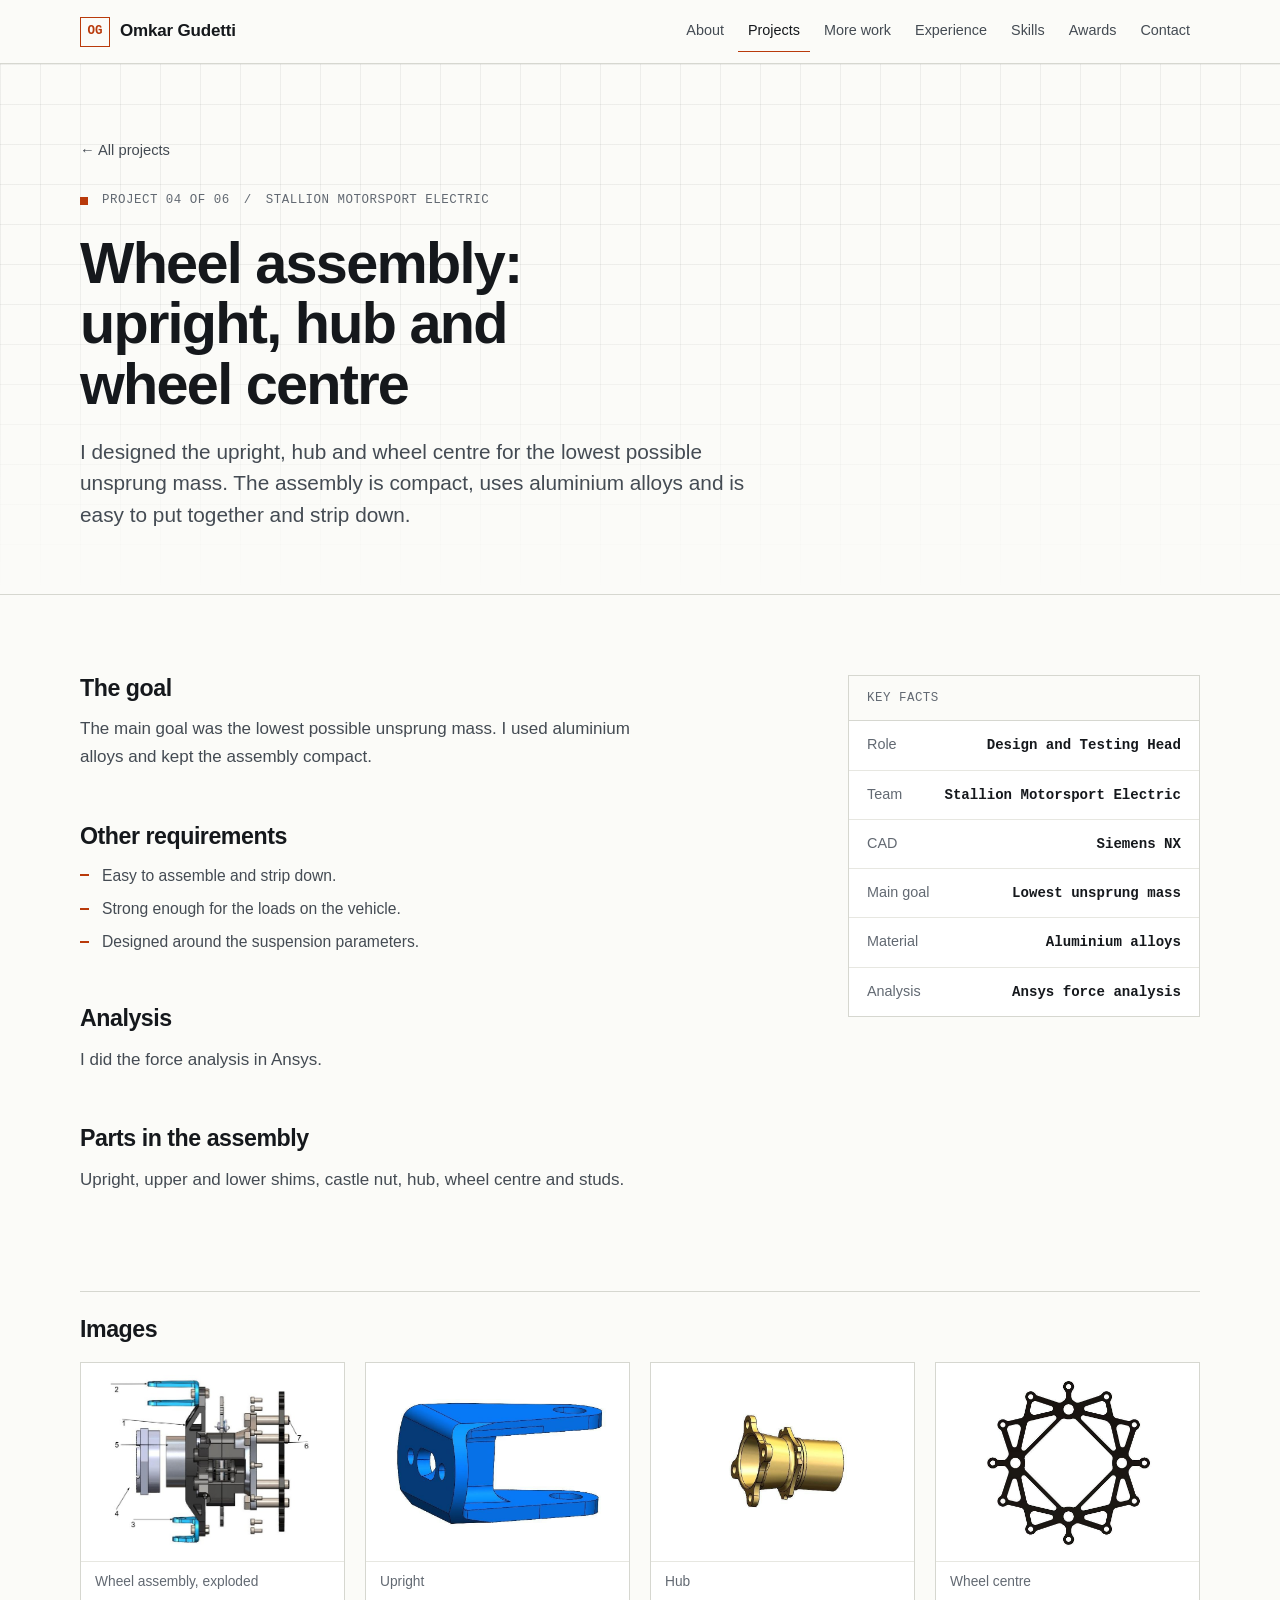
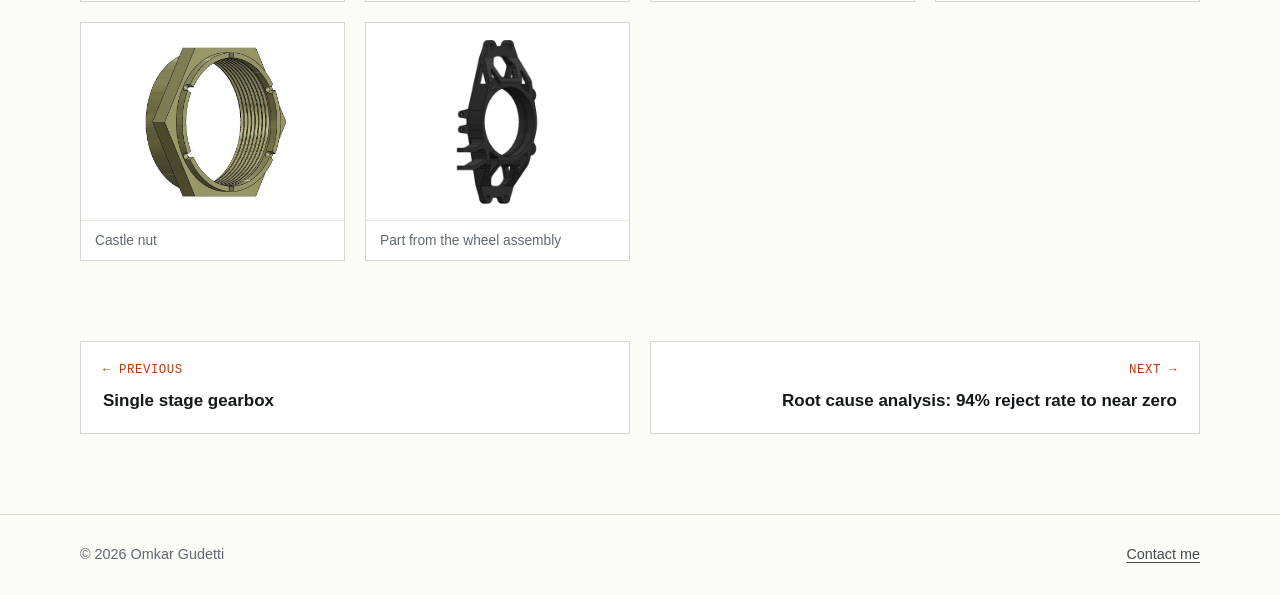
<file: projects/wheel-assembly.html>
<!doctype html>
<html lang="en-GB">
<head>
  <meta charset="utf-8">
  <meta name="viewport" content="width=device-width, initial-scale=1">
  <title>Wheel assembly: upright, hub and wheel centre | Omkar Gudetti</title>
  <meta name="description" content="Upright, hub and wheel centre for a Formula Student car, designed for the lowest possible unsprung mass in aluminium alloys, with force analysis in Ansys.">
  <meta name="author" content="Omkar Gudetti">
  <link rel="canonical" href="https://omkargudetti.github.io/projects/wheel-assembly.html">
  <meta name="theme-color" content="#fbfbf8">

  <meta property="og:type" content="article">
  <meta property="og:site_name" content="Omkar Gudetti">
  <meta property="og:title" content="Wheel assembly: upright, hub and wheel centre">
  <meta property="og:description" content="Upright, hub and wheel centre for a Formula Student car, designed for the lowest possible unsprung mass in aluminium alloys, with force analysis in Ansys.">
  <meta property="og:url" content="https://omkargudetti.github.io/projects/wheel-assembly.html">
  <meta property="og:image" content="https://omkargudetti.github.io/images/wheel-assembly/wheel-assembly-exploded.jpg">
  <meta property="og:image:width" content="572">
  <meta property="og:image:height" content="445">
  <meta name="twitter:card" content="summary_large_image">
  <meta name="twitter:title" content="Wheel assembly: upright, hub and wheel centre">
  <meta name="twitter:description" content="Upright, hub and wheel centre for a Formula Student car, designed for the lowest possible unsprung mass in aluminium alloys, with force analysis in Ansys.">
  <meta name="twitter:image" content="https://omkargudetti.github.io/images/wheel-assembly/wheel-assembly-exploded.jpg">

  <link rel="icon" href="../favicon.svg" type="image/svg+xml">
  <link rel="stylesheet" href="../css/style.css">
</head>
<body>
  <a class="skip-link" href="#main">Skip to content</a>

  <header class="site-header">
    <div class="wrap">
      <a class="brand" href="../index.html" aria-label="Omkar Gudetti, home">
        <span class="brand-mark" aria-hidden="true">OG</span>
        <span>Omkar Gudetti</span>
      </a>
      <button class="nav-toggle" type="button" aria-expanded="false" aria-controls="site-nav">Menu</button>
      <nav class="nav" id="site-nav" aria-label="Main"><a href="../index.html#about">About</a><a href="../index.html#projects" aria-current="true">Projects</a><a href="../index.html#more-work">More work</a><a href="../index.html#experience">Experience</a><a href="../index.html#skills">Skills</a><a href="../index.html#awards">Awards</a><a href="../index.html#contact">Contact</a></nav>
    </div>
  </header>

  <main id="main">
    <section class="project-hero grid-bg">
      <div class="wrap">
        <a class="back" href="../index.html#projects">&larr; All projects</a>
        <p class="eyebrow mono"><span class="dot" aria-hidden="true"></span> Project 04 of 06 <span aria-hidden="true">/</span> Stallion Motorsport Electric</p>
        <h1>Wheel assembly: upright, hub and wheel centre</h1>
        <p class="lead">I designed the upright, hub and wheel centre for the lowest possible unsprung mass. The assembly is compact, uses aluminium alloys and is easy to put together and strip down.</p>
      </div>
    </section>

    <div class="project-body">
      <div class="wrap">
        <div class="project-layout">
          <div class="prose"><h2>The goal</h2><p>The main goal was the lowest possible unsprung mass. I used aluminium alloys and kept the assembly compact.</p><h2>Other requirements</h2><ul class="points"><li>Easy to assemble and strip down.</li><li>Strong enough for the loads on the vehicle.</li><li>Designed around the suspension parameters.</li></ul><h2>Analysis</h2><p>I did the force analysis in Ansys.</p><h2>Parts in the assembly</h2><p>Upright, upper and lower shims, castle nut, hub, wheel centre and studs.</p></div>
          <aside><dl class="spec"><p class="spec-title mono">Key facts</p><div><dt>Role</dt><dd>Design and Testing Head</dd></div><div><dt>Team</dt><dd>Stallion Motorsport Electric</dd></div><div><dt>CAD</dt><dd>Siemens NX</dd></div><div><dt>Main goal</dt><dd>Lowest unsprung mass</dd></div><div><dt>Material</dt><dd>Aluminium alloys</dd></div><div><dt>Analysis</dt><dd>Ansys force analysis</dd></div></dl></aside>
        </div>
        
        <section class="gallery-block"><h2>Images</h2><div class="gallery"><figure><a href="../images/wheel-assembly/wheel-assembly-exploded.jpg" data-gallery="wheel" data-caption="Wheel assembly, exploded" data-alt="Exploded view of the wheel assembly with numbered parts"><img src="../images/wheel-assembly/wheel-assembly-exploded.jpg" width="572" height="445" loading="lazy" decoding="async" alt="Exploded view of the wheel assembly with numbered parts"></a><figcaption>Wheel assembly, exploded</figcaption></figure><figure><a href="../images/wheel-assembly/upright.jpg" data-gallery="wheel" data-caption="Upright" data-alt="Blue upright with a forked arm and mounting holes"><img src="../images/wheel-assembly/upright.jpg" width="840" height="503" loading="lazy" decoding="async" alt="Blue upright with a forked arm and mounting holes"></a><figcaption>Upright</figcaption></figure><figure><a href="../images/wheel-assembly/hub.jpg" data-gallery="wheel" data-caption="Hub" data-alt="Hub with a flange and a long barrel"><img src="../images/wheel-assembly/hub.jpg" width="812" height="422" loading="lazy" decoding="async" alt="Hub with a flange and a long barrel"></a><figcaption>Hub</figcaption></figure><figure><a href="../images/wheel-assembly/wheel-centre.jpg" data-gallery="wheel" data-caption="Wheel centre" data-alt="Wheel centre with a lightweight spoke pattern"><img src="../images/wheel-assembly/wheel-centre.jpg" width="730" height="682" loading="lazy" decoding="async" alt="Wheel centre with a lightweight spoke pattern"></a><figcaption>Wheel centre</figcaption></figure><figure><a href="../images/wheel-assembly/castle-nut.jpg" data-gallery="wheel" data-caption="Castle nut" data-alt="Large castle nut with slots in the rim"><img src="../images/wheel-assembly/castle-nut.jpg" width="640" height="627" loading="lazy" decoding="async" alt="Large castle nut with slots in the rim"></a><figcaption>Castle nut</figcaption></figure><figure><a href="../images/wheel-assembly/wheel-assembly-part.jpg" data-gallery="wheel" data-caption="Part from the wheel assembly" data-alt="Black part from the wheel assembly with a large central opening"><img src="../images/wheel-assembly/wheel-assembly-part.jpg" width="456" height="832" loading="lazy" decoding="async" alt="Black part from the wheel assembly with a large central opening"></a><figcaption>Part from the wheel assembly</figcaption></figure></div></section>
        <nav class="pager" aria-label="More projects"><a class="prev" href="single-stage-gearbox.html"><span class="dir mono">&larr; Previous</span><span class="ttl">Single stage gearbox</span></a><a class="next" href="root-cause-analysis.html"><span class="dir mono">Next &rarr;</span><span class="ttl">Root cause analysis: 94% reject rate to near zero</span></a></nav>
      </div>
    </div>
  </main>

  <footer class="site-footer">
    <div class="wrap">
      <span>&copy; 2026 Omkar Gudetti</span>
      <a href="../index.html#contact">Contact me</a>
    </div>
  </footer>

  <script src="../js/main.js" defer></script>
</body>
</html>
</file>
<file: css/style.css>
/* Omkar Gudetti portfolio. One accent colour, technical drawing feel. */

:root {
  --paper: #fbfbf8;
  --paper-2: #f3f3ee;
  --white: #ffffff;
  --ink: #15181c;
  --ink-2: #444b53;
  --ink-3: #626972;
  --line: #d6d7d0;
  --line-2: #e7e7e1;
  --accent: #b93a0b;
  --accent-dark: #8f2c07;
  --accent-tint: #fbefe9;

  --sans: -apple-system, BlinkMacSystemFont, "Segoe UI", Roboto, "Helvetica Neue", Arial, sans-serif;
  --mono: ui-monospace, "SF Mono", "Cascadia Mono", Menlo, Consolas, "Liberation Mono", monospace;

  --max: 1120px;
  --gutter: clamp(20px, 5vw, 48px);
  --header-h: 64px;
}

*,
*::before,
*::after {
  box-sizing: border-box;
}

html {
  scroll-behavior: smooth;
  scroll-padding-top: calc(var(--header-h) + 16px);
  -webkit-text-size-adjust: 100%;
}

body {
  margin: 0;
  background: var(--paper);
  color: var(--ink);
  font-family: var(--sans);
  font-size: 1.0625rem;
  line-height: 1.65;
  -webkit-font-smoothing: antialiased;
  text-rendering: optimizeLegibility;
}

img {
  display: block;
  max-width: 100%;
  height: auto;
}

a {
  color: var(--accent);
  text-underline-offset: 3px;
  text-decoration-thickness: 1px;
}

a:hover {
  color: var(--accent-dark);
}

:focus-visible {
  outline: 2px solid var(--accent);
  outline-offset: 3px;
}

h1,
h2,
h3,
h4 {
  margin: 0;
  line-height: 1.15;
  letter-spacing: -0.02em;
  font-weight: 650;
  text-wrap: balance;
}

p {
  margin: 0 0 1em;
  text-wrap: pretty;
}

ul,
ol {
  margin: 0;
  padding: 0;
  list-style: none;
}

.mono {
  font-family: var(--mono);
  font-size: 0.78rem;
  letter-spacing: 0.04em;
  text-transform: uppercase;
}

.skip-link {
  position: absolute;
  left: 12px;
  top: -60px;
  z-index: 100;
  background: var(--ink);
  color: #fff;
  padding: 10px 14px;
  text-decoration: none;
}

.skip-link:focus {
  top: 12px;
  color: #fff;
}

.wrap {
  width: 100%;
  max-width: calc(var(--max) + var(--gutter) * 2);
  margin-inline: auto;
  padding-inline: var(--gutter);
}

/* ---------- Header ---------- */

.site-header {
  position: sticky;
  top: 0;
  z-index: 50;
  height: var(--header-h);
  background: rgba(251, 251, 248, 0.92);
  -webkit-backdrop-filter: blur(8px);
  backdrop-filter: blur(8px);
  border-bottom: 1px solid var(--line);
}

.site-header .wrap {
  height: 100%;
  display: flex;
  align-items: center;
  justify-content: space-between;
  gap: 24px;
}

.brand {
  display: flex;
  align-items: center;
  gap: 10px;
  color: var(--ink);
  text-decoration: none;
  font-weight: 650;
  letter-spacing: -0.01em;
  white-space: nowrap;
}

.brand:hover {
  color: var(--ink);
}

.brand-mark {
  display: grid;
  place-items: center;
  width: 30px;
  height: 30px;
  border: 1.5px solid var(--accent);
  color: var(--accent);
  font-family: var(--mono);
  font-size: 0.78rem;
  font-weight: 700;
  letter-spacing: 0;
}

.nav {
  display: flex;
  gap: 4px;
}

.nav a {
  padding: 8px 10px;
  color: var(--ink-2);
  font-size: 0.9rem;
  text-decoration: none;
  border-bottom: 1.5px solid transparent;
}

.nav a:hover {
  color: var(--ink);
}

.nav a[aria-current="true"] {
  color: var(--ink);
  border-bottom-color: var(--accent);
}

.nav-toggle {
  display: none;
  background: none;
  border: 1px solid var(--line);
  color: var(--ink);
  font: inherit;
  font-size: 0.85rem;
  padding: 8px 12px;
  cursor: pointer;
}

@media (max-width: 960px) {
  .nav-toggle {
    display: inline-block;
  }

  .nav {
    position: absolute;
    top: var(--header-h);
    left: 0;
    right: 0;
    flex-direction: column;
    gap: 0;
    padding: 8px var(--gutter) 16px;
    background: var(--paper);
    border-bottom: 1px solid var(--line);
    display: none;
  }

  .nav.is-open {
    display: flex;
  }

  .nav a {
    padding: 12px 0;
    border-bottom: 1px solid var(--line-2);
    font-size: 1rem;
  }

  .nav a[aria-current="true"] {
    border-bottom-color: var(--line-2);
    color: var(--accent);
  }
}

/* ---------- Buttons ---------- */

.btn {
  display: inline-flex;
  align-items: center;
  gap: 10px;
  padding: 13px 22px;
  border: 1.5px solid var(--ink);
  background: transparent;
  color: var(--ink);
  font: inherit;
  font-size: 0.95rem;
  font-weight: 600;
  text-decoration: none;
  cursor: pointer;
  transition: background 0.15s, color 0.15s, border-color 0.15s;
}

.btn:hover {
  background: var(--ink);
  color: #fff;
}

.btn--primary {
  background: var(--accent);
  border-color: var(--accent);
  color: #fff;
}

.btn--primary:hover {
  background: var(--accent-dark);
  border-color: var(--accent-dark);
  color: #fff;
}

.btn-row {
  display: flex;
  flex-wrap: wrap;
  gap: 12px;
}

/* ---------- Grid background ---------- */

.grid-bg {
  position: relative;
  isolation: isolate;
}

.grid-bg::before {
  content: "";
  position: absolute;
  inset: 0;
  z-index: -1;
  background-image:
    linear-gradient(to right, rgba(21, 24, 28, 0.06) 1px, transparent 1px),
    linear-gradient(to bottom, rgba(21, 24, 28, 0.06) 1px, transparent 1px);
  background-size: 40px 40px;
  -webkit-mask-image: linear-gradient(to bottom, #000 40%, transparent 100%);
  mask-image: linear-gradient(to bottom, #000 40%, transparent 100%);
}

/* ---------- Hero ---------- */

.hero {
  padding-block: clamp(48px, 8vw, 96px) 0;
}

.eyebrow {
  display: flex;
  flex-wrap: wrap;
  align-items: center;
  gap: 8px 14px;
  margin-bottom: 22px;
  color: var(--ink-3);
}

.eyebrow .dot {
  width: 8px;
  height: 8px;
  background: var(--accent);
}

.hero h1 {
  font-size: clamp(2.6rem, 8vw, 5.4rem);
  letter-spacing: -0.035em;
  line-height: 1;
}

.hero .lead {
  max-width: 34ch;
  margin: 22px 0 0;
  font-size: clamp(1.25rem, 2.6vw, 1.7rem);
  line-height: 1.3;
  letter-spacing: -0.01em;
  color: var(--ink);
}

.hero .skills-line {
  display: flex;
  flex-wrap: wrap;
  gap: 6px 22px;
  margin: 18px 0 0;
  color: var(--ink-2);
  font-family: var(--mono);
  font-size: 0.85rem;
  letter-spacing: 0.02em;
}

.hero .skills-line span::before {
  content: "";
  display: inline-block;
  width: 6px;
  height: 6px;
  margin-right: 9px;
  vertical-align: 0.08em;
  background: var(--accent);
}

.hero .looking {
  max-width: 56ch;
  margin: 18px 0 30px;
  color: var(--ink-2);
}

/* Framed figure with drawing corner marks */

.frame {
  position: relative;
  margin: 0;
  background: var(--white);
  border: 1px solid var(--line);
}

.frame::before,
.frame::after {
  content: "";
  position: absolute;
  width: 18px;
  height: 18px;
  pointer-events: none;
  z-index: 2;
}

.frame::before {
  top: -5px;
  left: -5px;
  border-top: 2px solid var(--accent);
  border-left: 2px solid var(--accent);
}

.frame::after {
  right: -5px;
  bottom: -5px;
  border-right: 2px solid var(--accent);
  border-bottom: 2px solid var(--accent);
}

.hero-figure {
  margin-top: clamp(36px, 6vw, 64px);
}

.hero-figure img {
  width: 100%;
  aspect-ratio: 21 / 9;
  object-fit: cover;
  object-position: 45% 86%;
}

@media (max-width: 640px) {
  .hero-figure img {
    aspect-ratio: 4 / 3;
    object-position: 42% 88%;
  }
}

.fig-caption {
  display: flex;
  justify-content: space-between;
  gap: 16px;
  padding: 10px 14px;
  border-top: 1px solid var(--line);
  color: var(--ink-3);
  background: var(--paper);
}

/* Title block strip under the hero image */

.title-block {
  display: grid;
  grid-template-columns: repeat(3, 1fr);
  margin-top: 28px;
  border: 1px solid var(--line);
  background: var(--white);
}

.title-block > div {
  padding: 18px 20px;
}

.title-block > div + div {
  border-left: 1px solid var(--line);
}

.title-block .big {
  display: block;
  font-size: clamp(1.4rem, 3vw, 2rem);
  font-weight: 650;
  letter-spacing: -0.02em;
  line-height: 1.1;
}

.title-block .small {
  display: block;
  margin-top: 6px;
  color: var(--ink-3);
  font-size: 0.88rem;
  line-height: 1.4;
}

@media (max-width: 720px) {
  .title-block {
    grid-template-columns: 1fr;
  }

  .title-block > div + div {
    border-left: 0;
    border-top: 1px solid var(--line);
  }
}

/* ---------- Sections ---------- */

.section {
  padding-block: clamp(64px, 10vw, 120px);
  border-top: 1px solid var(--line);
}

@media (max-width: 480px) {
  .eyebrow span[aria-hidden="true"]:not(.dot) {
    display: none;
  }
}

.hero + .section {
  margin-top: clamp(48px, 8vw, 96px);
}

.section--alt {
  background: var(--paper-2);
}

.section-head {
  display: flex;
  align-items: baseline;
  gap: 18px;
  margin-bottom: clamp(32px, 5vw, 56px);
}

.section-head .num {
  color: var(--accent);
  font-family: var(--mono);
  font-size: 0.85rem;
  font-weight: 600;
  letter-spacing: 0.04em;
}

.section-head h2 {
  font-size: clamp(1.9rem, 4.5vw, 2.9rem);
}

.section-intro {
  max-width: 60ch;
  margin: -24px 0 40px;
  color: var(--ink-2);
}

/* ---------- About ---------- */

.about {
  display: grid;
  grid-template-columns: minmax(0, 1.5fr) minmax(0, 1fr);
  gap: clamp(32px, 6vw, 80px);
  align-items: start;
}

.about p {
  max-width: 62ch;
}

.facts {
  margin: 0;
  background: var(--white);
  border: 1px solid var(--line);
}

.facts > div {
  display: grid;
  grid-template-columns: 7.5rem 1fr;
  gap: 12px;
  padding: 14px 18px;
  border-top: 1px solid var(--line-2);
}

.facts > div:first-child {
  border-top: 0;
}

.facts dt {
  color: var(--ink-3);
  font-family: var(--mono);
  font-size: 0.74rem;
  letter-spacing: 0.05em;
  text-transform: uppercase;
  padding-top: 0.2em;
}

.facts dd {
  margin: 0;
  font-size: 0.97rem;
  line-height: 1.5;
}

@media (max-width: 860px) {
  .about {
    grid-template-columns: 1fr;
  }
}

@media (max-width: 420px) {
  .facts > div {
    grid-template-columns: 1fr;
    gap: 2px;
  }
}

/* ---------- Cards ---------- */

.cards {
  display: grid;
  grid-template-columns: repeat(2, minmax(0, 1fr));
  gap: clamp(20px, 3vw, 32px);
}

@media (max-width: 800px) {
  .cards {
    grid-template-columns: 1fr;
  }
}

.card {
  position: relative;
  display: flex;
  flex-direction: column;
  background: var(--white);
  border: 1px solid var(--line);
  transition: border-color 0.15s, transform 0.15s;
}

.card:hover,
.card:focus-within {
  border-color: var(--accent);
}

.card-media {
  position: relative;
  aspect-ratio: 16 / 10;
  background: var(--white);
  border-bottom: 1px solid var(--line-2);
  overflow: hidden;
}

.card-media img {
  width: 100%;
  height: 100%;
  object-fit: contain;
  padding: 14px;
}

.card-media--icon {
  display: grid;
  place-items: center;
  background-color: var(--paper);
  background-image:
    linear-gradient(to right, rgba(21, 24, 28, 0.06) 1px, transparent 1px),
    linear-gradient(to bottom, rgba(21, 24, 28, 0.06) 1px, transparent 1px);
  background-size: 24px 24px;
}

.card-media--icon svg {
  width: min(72%, 300px);
  height: auto;
}

.card-body {
  display: flex;
  flex: 1;
  flex-direction: column;
  padding: 22px 24px 24px;
}

.card-meta {
  margin: 0 0 10px;
  color: var(--ink-3);
}

.card-meta .idx {
  color: var(--accent);
  font-weight: 700;
}

.card h3 {
  font-size: 1.35rem;
  line-height: 1.2;
  margin-bottom: 12px;
}

.card h3 a {
  color: var(--ink);
  text-decoration: none;
}

.card h3 a::after {
  content: "";
  position: absolute;
  inset: 0;
  z-index: 1;
}

.card p {
  color: var(--ink-2);
  font-size: 0.97rem;
  line-height: 1.6;
}

.tags {
  display: flex;
  flex-wrap: wrap;
  gap: 6px;
  margin: auto 0 0;
  padding-top: 6px;
}

.tags li {
  padding: 3px 9px;
  border: 1px solid var(--line);
  color: var(--ink-2);
  font-family: var(--mono);
  font-size: 0.72rem;
  letter-spacing: 0.02em;
}

.card-cta {
  margin-top: 18px;
  color: var(--accent);
  font-weight: 600;
  font-size: 0.95rem;
}

.card:hover .card-cta {
  color: var(--accent-dark);
}

.card-cta span {
  display: inline-block;
  transition: transform 0.15s;
}

.card:hover .card-cta span {
  transform: translateX(4px);
}

/* More work cards */

.card--more .card-body {
  padding-top: 20px;
}

.card--more h3 {
  font-size: 1.2rem;
}

.card--wide {
  grid-column: 1 / -1;
}

.thumbs {
  display: grid;
  grid-template-columns: repeat(3, minmax(0, 1fr));
  gap: 1px;
  background: var(--line-2);
  border-bottom: 1px solid var(--line-2);
}

.thumbs--2 {
  grid-template-columns: repeat(2, minmax(0, 1fr));
}

.thumbs--1 {
  grid-template-columns: 1fr;
}

.thumbs a {
  position: relative;
  display: block;
  aspect-ratio: 4 / 3;
  background: var(--white);
  cursor: zoom-in;
}

.thumbs--1 a {
  aspect-ratio: 21 / 9;
}

.thumbs a img {
  width: 100%;
  height: 100%;
  object-fit: contain;
  padding: 10px;
}

.thumbs a.is-hidden {
  display: none;
}

.thumbs .more-count {
  position: absolute;
  inset: 0;
  display: grid;
  place-items: center;
  background: rgba(21, 24, 28, 0.62);
  color: #fff;
  font-family: var(--mono);
  font-size: 1rem;
  letter-spacing: 0.04em;
}

/* ---------- Experience ---------- */

.timeline > li {
  display: grid;
  grid-template-columns: 13rem minmax(0, 1fr);
  gap: 12px clamp(24px, 5vw, 64px);
  padding-block: 32px;
  border-top: 1px solid var(--line);
}

.timeline > li:first-child {
  border-top: 0;
  padding-top: 0;
}

.timeline .when {
  color: var(--ink-3);
  line-height: 1.7;
}

.timeline .when strong {
  display: block;
  color: var(--accent);
  font-weight: 700;
}

.timeline h3 {
  font-size: 1.3rem;
}

.timeline .org {
  margin: 4px 0 14px;
  color: var(--ink-2);
}

.timeline ul.points {
  max-width: 66ch;
}

.points li {
  position: relative;
  padding-left: 22px;
  margin-bottom: 8px;
  color: var(--ink-2);
  font-size: 0.98rem;
  line-height: 1.6;
}

.points li::before {
  content: "";
  position: absolute;
  left: 0;
  top: 0.72em;
  width: 9px;
  height: 2px;
  background: var(--accent);
}

@media (max-width: 760px) {
  .timeline > li {
    grid-template-columns: 1fr;
  }
}

.subhead {
  margin: clamp(48px, 7vw, 72px) 0 24px;
  padding-top: 28px;
  border-top: 1px solid var(--line);
  font-size: 1.5rem;
}

.edu li {
  display: grid;
  grid-template-columns: 13rem minmax(0, 1fr);
  gap: 4px clamp(24px, 5vw, 64px);
  padding-block: 14px;
  border-top: 1px solid var(--line-2);
}

.edu li:first-child {
  border-top: 0;
}

.edu .when {
  color: var(--ink-3);
}

.edu strong {
  display: block;
  font-weight: 650;
}

.edu span {
  color: var(--ink-2);
  font-size: 0.97rem;
}

@media (max-width: 760px) {
  .edu li {
    grid-template-columns: 1fr;
  }
}

/* ---------- Skills ---------- */

.skill-grid {
  display: grid;
  grid-template-columns: repeat(3, minmax(0, 1fr));
  gap: 1px;
  background: var(--line);
  border: 1px solid var(--line);
}

.skill-group {
  background: var(--white);
  padding: 24px 24px 26px;
}

.skill-group h3 {
  margin-bottom: 14px;
  font-size: 0.78rem;
  font-family: var(--mono);
  font-weight: 600;
  letter-spacing: 0.06em;
  text-transform: uppercase;
  color: var(--accent);
}

.skill-group li {
  padding: 6px 0;
  border-top: 1px solid var(--line-2);
  font-size: 0.97rem;
  line-height: 1.45;
}

.skill-group li:first-child {
  border-top: 0;
}

.skill-group li small {
  color: var(--ink-3);
  font-size: 0.85rem;
}

.certs {
  margin-top: 28px;
  color: var(--ink-2);
  max-width: 80ch;
}

.certs strong {
  color: var(--ink);
}

@media (max-width: 900px) {
  .skill-grid {
    grid-template-columns: repeat(2, minmax(0, 1fr));
  }
}

@media (max-width: 560px) {
  .skill-grid {
    grid-template-columns: 1fr;
  }
}

/* ---------- Awards ---------- */

.awards {
  display: grid;
  grid-template-columns: repeat(2, minmax(0, 1fr));
  gap: clamp(20px, 3vw, 32px);
}

.award {
  padding: 24px 26px 26px;
  background: var(--white);
  border: 1px solid var(--line);
  border-left: 3px solid var(--accent);
}

.award .year {
  margin: 0 0 8px;
  color: var(--accent);
  font-weight: 700;
}

.award h3 {
  font-size: 1.2rem;
  margin-bottom: 10px;
}

.award p {
  margin: 0;
  color: var(--ink-2);
  font-size: 0.97rem;
  line-height: 1.6;
}

@media (max-width: 800px) {
  .awards {
    grid-template-columns: 1fr;
  }
}

/* ---------- Contact ---------- */

.contact {
  display: grid;
  grid-template-columns: minmax(0, 1.2fr) minmax(0, 1fr);
  gap: clamp(32px, 6vw, 80px);
  align-items: start;
}

.contact-lead {
  max-width: 34ch;
  font-size: clamp(1.4rem, 3vw, 2rem);
  line-height: 1.3;
  letter-spacing: -0.015em;
}

.contact-list {
  background: var(--white);
  border: 1px solid var(--line);
}

.contact-list li {
  display: grid;
  grid-template-columns: 6rem 1fr;
  gap: 12px;
  padding: 16px 20px;
  border-top: 1px solid var(--line-2);
  align-items: baseline;
}

.contact-list li:first-child {
  border-top: 0;
}

.contact-list .label {
  color: var(--ink-3);
}

.contact-list a {
  font-weight: 600;
  overflow-wrap: anywhere;
}

@media (max-width: 800px) {
  .contact {
    grid-template-columns: 1fr;
  }
}

/* ---------- Footer ---------- */

.site-footer {
  padding-block: 28px;
  border-top: 1px solid var(--line);
  color: var(--ink-3);
  font-size: 0.9rem;
}

.site-footer .wrap {
  display: flex;
  flex-wrap: wrap;
  justify-content: space-between;
  gap: 8px 24px;
}

.site-footer a {
  color: var(--ink-2);
}

/* ---------- Project pages ---------- */

.back {
  display: inline-block;
  margin-bottom: 28px;
  color: var(--ink-2);
  font-size: 0.92rem;
  text-decoration: none;
}

.back:hover {
  color: var(--accent);
}

.project-hero {
  padding-block: clamp(36px, 6vw, 72px) clamp(36px, 6vw, 64px);
  border-bottom: 1px solid var(--line);
}

.project-hero h1 {
  max-width: 20ch;
  font-size: clamp(2rem, 5.5vw, 3.6rem);
  letter-spacing: -0.03em;
  line-height: 1.05;
}

.project-hero .lead {
  max-width: 58ch;
  margin: 22px 0 0;
  font-size: clamp(1.1rem, 2vw, 1.3rem);
  line-height: 1.5;
  color: var(--ink-2);
}

.project-body {
  padding-block: clamp(40px, 7vw, 80px);
}

.project-layout {
  display: grid;
  grid-template-columns: minmax(0, 1fr) minmax(0, 22rem);
  gap: clamp(32px, 6vw, 80px);
  align-items: start;
}

.project-layout > aside {
  position: sticky;
  top: calc(var(--header-h) + 24px);
}

.prose h2 {
  margin: 2.2em 0 0.6em;
  font-size: 1.45rem;
}

.prose h2:first-child {
  margin-top: 0;
}

.prose p,
.prose li {
  max-width: 62ch;
  color: var(--ink-2);
}

.prose .points li {
  max-width: 62ch;
}

.prose strong {
  color: var(--ink);
}

.spec {
  margin: 0;
  background: var(--white);
  border: 1px solid var(--line);
}

.spec-title {
  margin: 0;
  padding: 12px 18px;
  border-bottom: 1px solid var(--line);
  background: var(--paper);
  color: var(--ink-3);
}

.spec > div {
  display: grid;
  grid-template-columns: 1fr auto;
  gap: 16px;
  padding: 12px 18px;
  border-top: 1px solid var(--line-2);
  align-items: baseline;
}

.spec > div:first-of-type {
  border-top: 0;
}

.spec dt {
  color: var(--ink-3);
  font-size: 0.9rem;
}

.spec dd {
  margin: 0;
  text-align: right;
  font-family: var(--mono);
  font-size: 0.88rem;
  font-weight: 600;
}

@media (max-width: 900px) {
  .project-layout {
    grid-template-columns: 1fr;
  }

  .project-layout > aside {
    position: static;
    order: -1;
  }
}

.gallery-block {
  margin-top: clamp(48px, 7vw, 80px);
}

.gallery-block h2 {
  margin-bottom: 20px;
  padding-top: 24px;
  border-top: 1px solid var(--line);
  font-size: 1.45rem;
}

.gallery {
  display: grid;
  grid-template-columns: repeat(auto-fill, minmax(min(100%, 260px), 1fr));
  gap: 20px;
}

.gallery figure {
  margin: 0;
  background: var(--white);
  border: 1px solid var(--line);
}

.gallery figure a {
  display: block;
  aspect-ratio: 4 / 3;
  cursor: zoom-in;
}

.gallery figure img {
  width: 100%;
  height: 100%;
  object-fit: contain;
  padding: 12px;
}

.gallery figcaption {
  padding: 10px 14px;
  border-top: 1px solid var(--line-2);
  color: var(--ink-3);
  font-size: 0.86rem;
  line-height: 1.4;
}

.gallery .span-2 {
  grid-column: span 3;
}

.gallery .span-2:only-child {
  grid-column: 1 / -1;
}

.gallery .span-2 a {
  aspect-ratio: 3 / 1;
}

@media (max-width: 900px) {
  .gallery .span-2 {
    grid-column: 1 / -1;
  }
}

@media (max-width: 620px) {
  .gallery .span-2 {
    grid-column: auto;
  }

  .gallery .span-2 a {
    aspect-ratio: 4 / 3;
  }
}

.diagram {
  margin: 0 0 8px;
  background: var(--paper);
  background-image:
    linear-gradient(to right, rgba(21, 24, 28, 0.06) 1px, transparent 1px),
    linear-gradient(to bottom, rgba(21, 24, 28, 0.06) 1px, transparent 1px);
  background-size: 24px 24px;
  border: 1px solid var(--line);
}

.diagram svg {
  display: block;
  width: 100%;
  height: auto;
}

.diagram .fig-caption {
  background: var(--paper);
}

.pager {
  display: grid;
  grid-template-columns: 1fr 1fr;
  gap: 20px;
  margin-top: clamp(48px, 7vw, 80px);
}

.pager a {
  display: block;
  padding: 18px 22px;
  background: var(--white);
  border: 1px solid var(--line);
  color: var(--ink);
  text-decoration: none;
}

.pager a:hover {
  border-color: var(--accent);
}

.pager .dir {
  display: block;
  margin-bottom: 6px;
  color: var(--accent);
}

.pager .next {
  text-align: right;
}

.pager .ttl {
  font-weight: 600;
  line-height: 1.3;
}

@media (max-width: 620px) {
  .pager {
    grid-template-columns: 1fr;
  }

  .pager .next {
    text-align: left;
  }
}

/* Process steps and before/after bars (project pages) */

.steps {
  counter-reset: step;
  display: grid;
  grid-template-columns: repeat(auto-fit, minmax(150px, 1fr));
  margin: 0 0 8px;
  background: var(--white);
  border: 1px solid var(--line);
}

.steps li {
  counter-increment: step;
  padding: 16px 16px 18px;
  border-left: 1px solid var(--line-2);
  font-size: 0.92rem;
  line-height: 1.45;
  color: var(--ink-2);
}

.steps li:first-child {
  border-left: 0;
}

.steps li::before {
  content: "0" counter(step);
  display: block;
  margin-bottom: 8px;
  color: var(--accent);
  font-family: var(--mono);
  font-size: 0.8rem;
  font-weight: 700;
}

@media (max-width: 620px) {
  .steps {
    grid-template-columns: 1fr;
  }

  .steps li {
    border-left: 0;
    border-top: 1px solid var(--line-2);
  }

  .steps li:first-child {
    border-top: 0;
  }
}

.bars {
  margin: 0 0 8px;
  padding: 20px 20px 12px;
  background: var(--white);
  border: 1px solid var(--line);
}

.bars h3 {
  margin: 0 0 12px;
  color: var(--ink-3);
  font-family: var(--mono);
  font-size: 0.74rem;
  font-weight: 600;
  letter-spacing: 0.05em;
  text-transform: uppercase;
}

.bar-row {
  display: grid;
  grid-template-columns: 4.5rem 1fr;
  gap: 12px;
  align-items: center;
  margin-bottom: 10px;
}

.bar-row .lbl {
  color: var(--ink-2);
  font-size: 0.9rem;
}

.bar-track {
  display: flex;
  align-items: center;
  height: 28px;
  background: var(--paper);
}

.bar-fill {
  height: 100%;
  background: var(--ink);
}

.bar-fill--after {
  background: var(--accent);
}

.bar-val {
  margin-left: 10px;
  font-family: var(--mono);
  font-size: 0.85rem;
  font-weight: 600;
  white-space: nowrap;
}

.bars + .bars {
  margin-top: 16px;
}

.prose .diagram-note {
  margin: 8px 0 0;
  color: var(--ink-3);
  font-size: 0.86rem;
}

.sr-only {
  position: absolute;
  width: 1px;
  height: 1px;
  overflow: hidden;
  clip: rect(0 0 0 0);
  white-space: nowrap;
}

/* ---------- Image viewer ---------- */

.viewer {
  width: min(96vw, 1200px);
  max-width: none;
  max-height: 94vh;
  padding: 0;
  border: 0;
  background: var(--white);
  color: var(--ink);
  overflow: hidden;
}

.viewer::backdrop {
  background: rgba(21, 24, 28, 0.82);
}

.viewer[open] {
  display: flex;
  flex-direction: column;
}

.viewer-stage {
  display: grid;
  place-items: center;
  min-height: 0;
  flex: 1;
  padding: 16px;
  background: var(--white);
}

.viewer-stage img {
  max-width: 100%;
  max-height: calc(94vh - 120px);
  width: auto;
  height: auto;
  object-fit: contain;
}

.viewer-bar {
  display: flex;
  align-items: center;
  gap: 10px;
  padding: 10px 14px;
  border-top: 1px solid var(--line);
  background: var(--paper);
}

.viewer-bar .cap {
  flex: 1;
  min-width: 0;
  color: var(--ink-2);
  font-size: 0.9rem;
}

.viewer-bar button {
  background: var(--white);
  border: 1px solid var(--line);
  color: var(--ink);
  font: inherit;
  font-size: 0.9rem;
  padding: 7px 12px;
  cursor: pointer;
}

.viewer-bar button:hover {
  border-color: var(--accent);
  color: var(--accent);
}

/* ---------- Motion and print ---------- */

@media (prefers-reduced-motion: reduce) {
  html {
    scroll-behavior: auto;
  }

  * {
    transition: none !important;
  }
}

@media print {
  .site-header,
  .nav-toggle,
  .btn-row {
    display: none;
  }

  body {
    background: #fff;
  }
}
</file>
